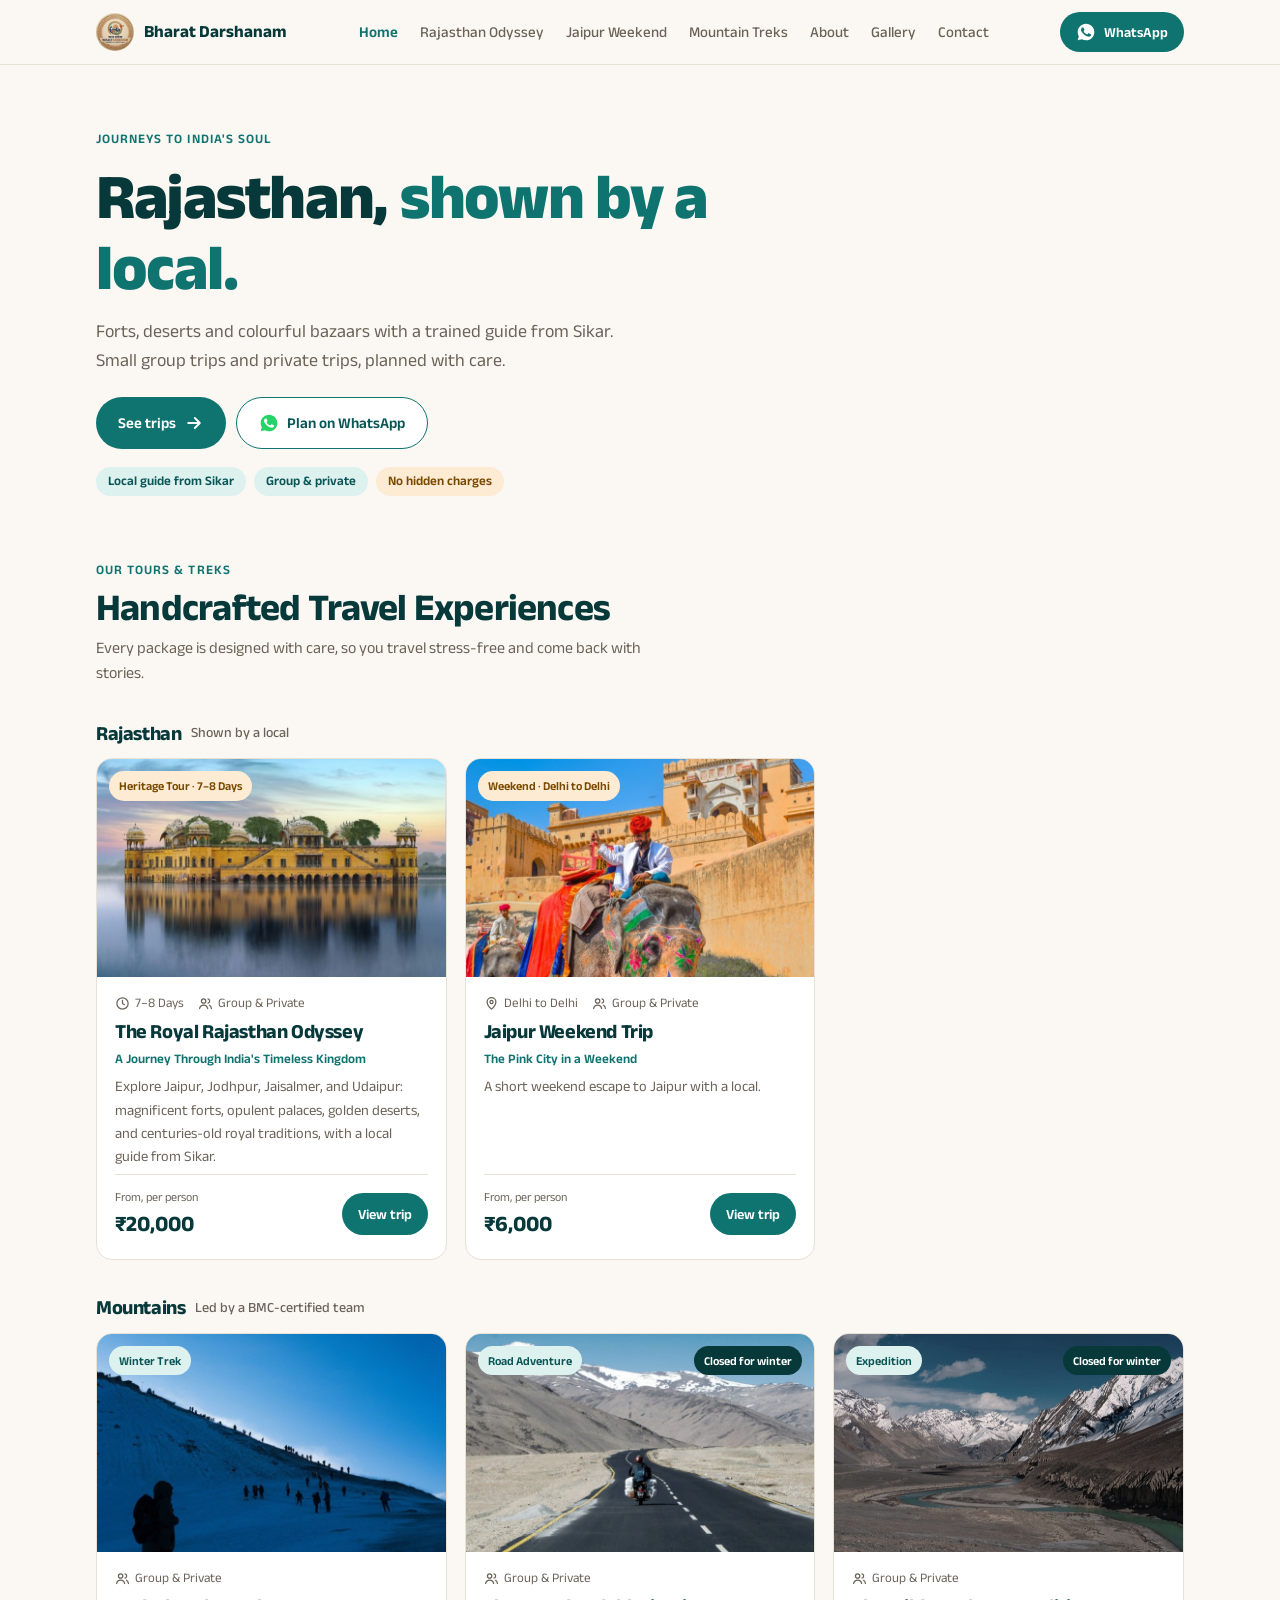
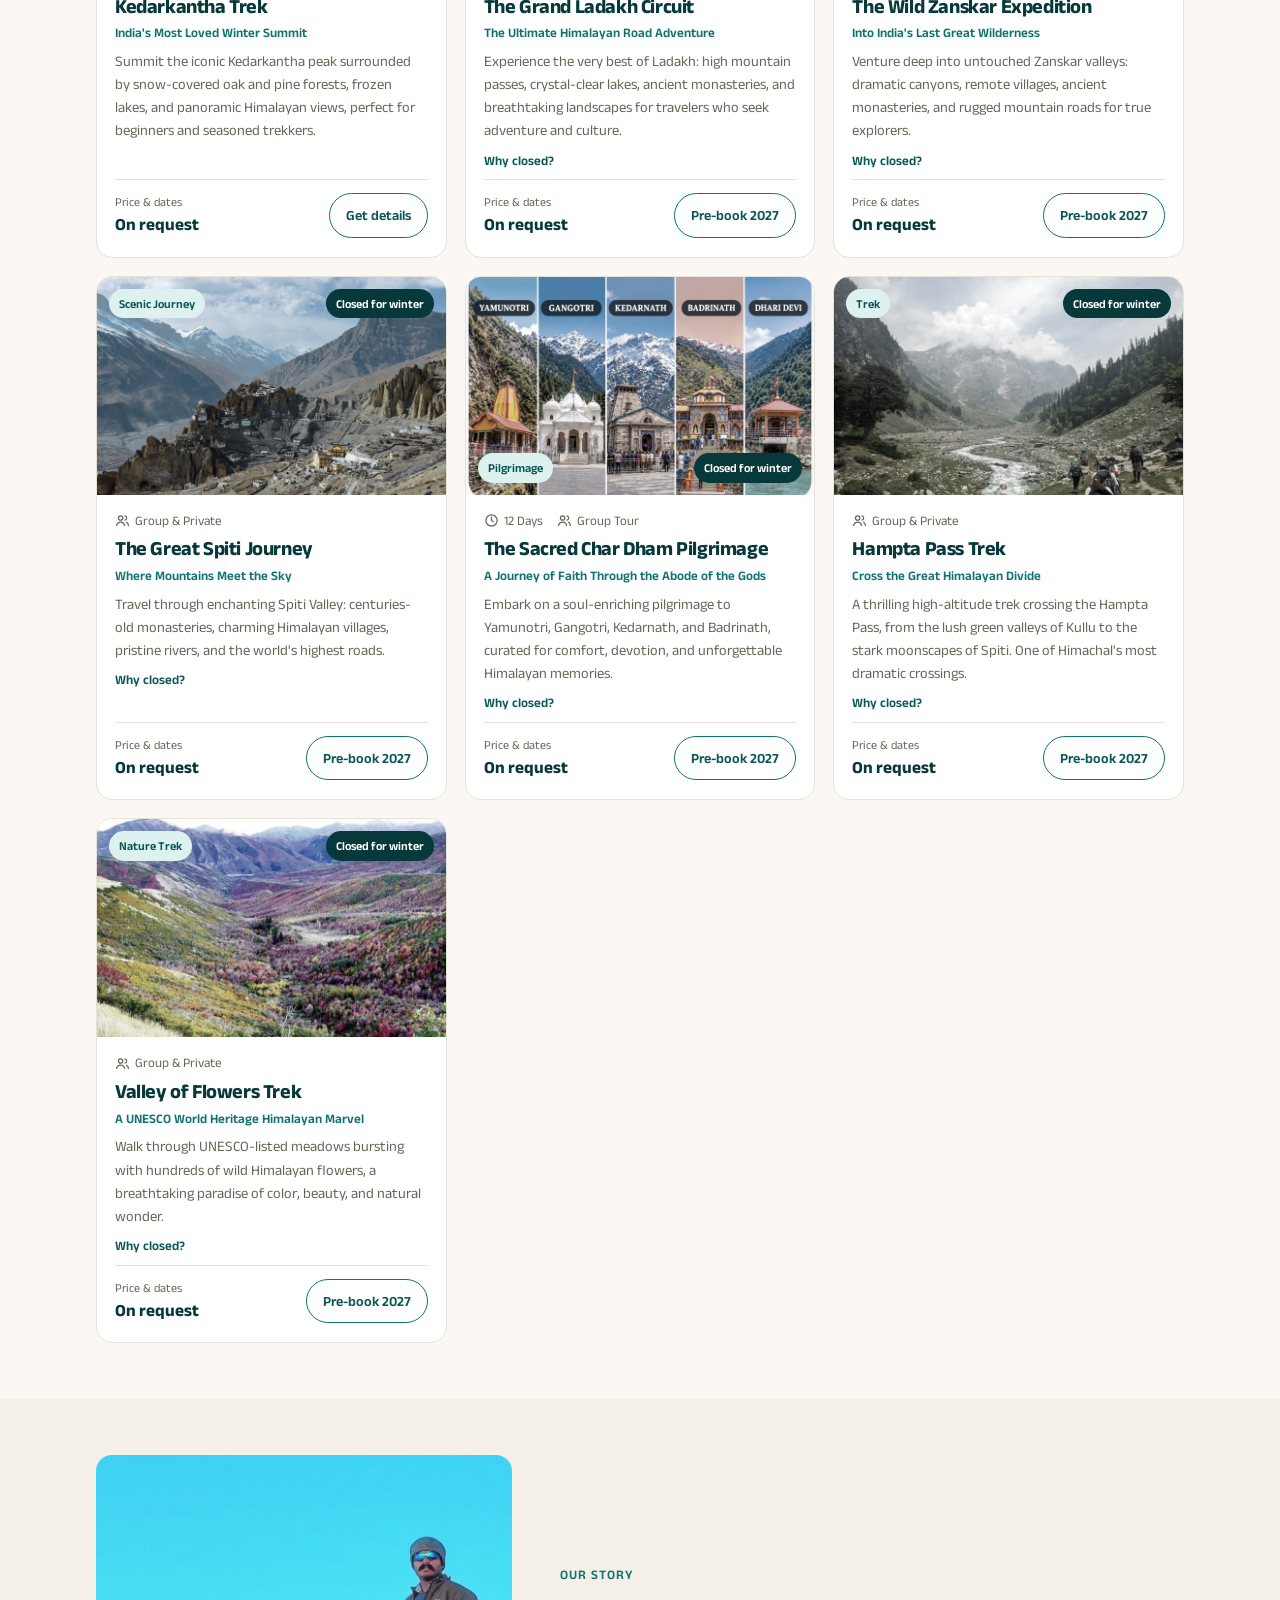
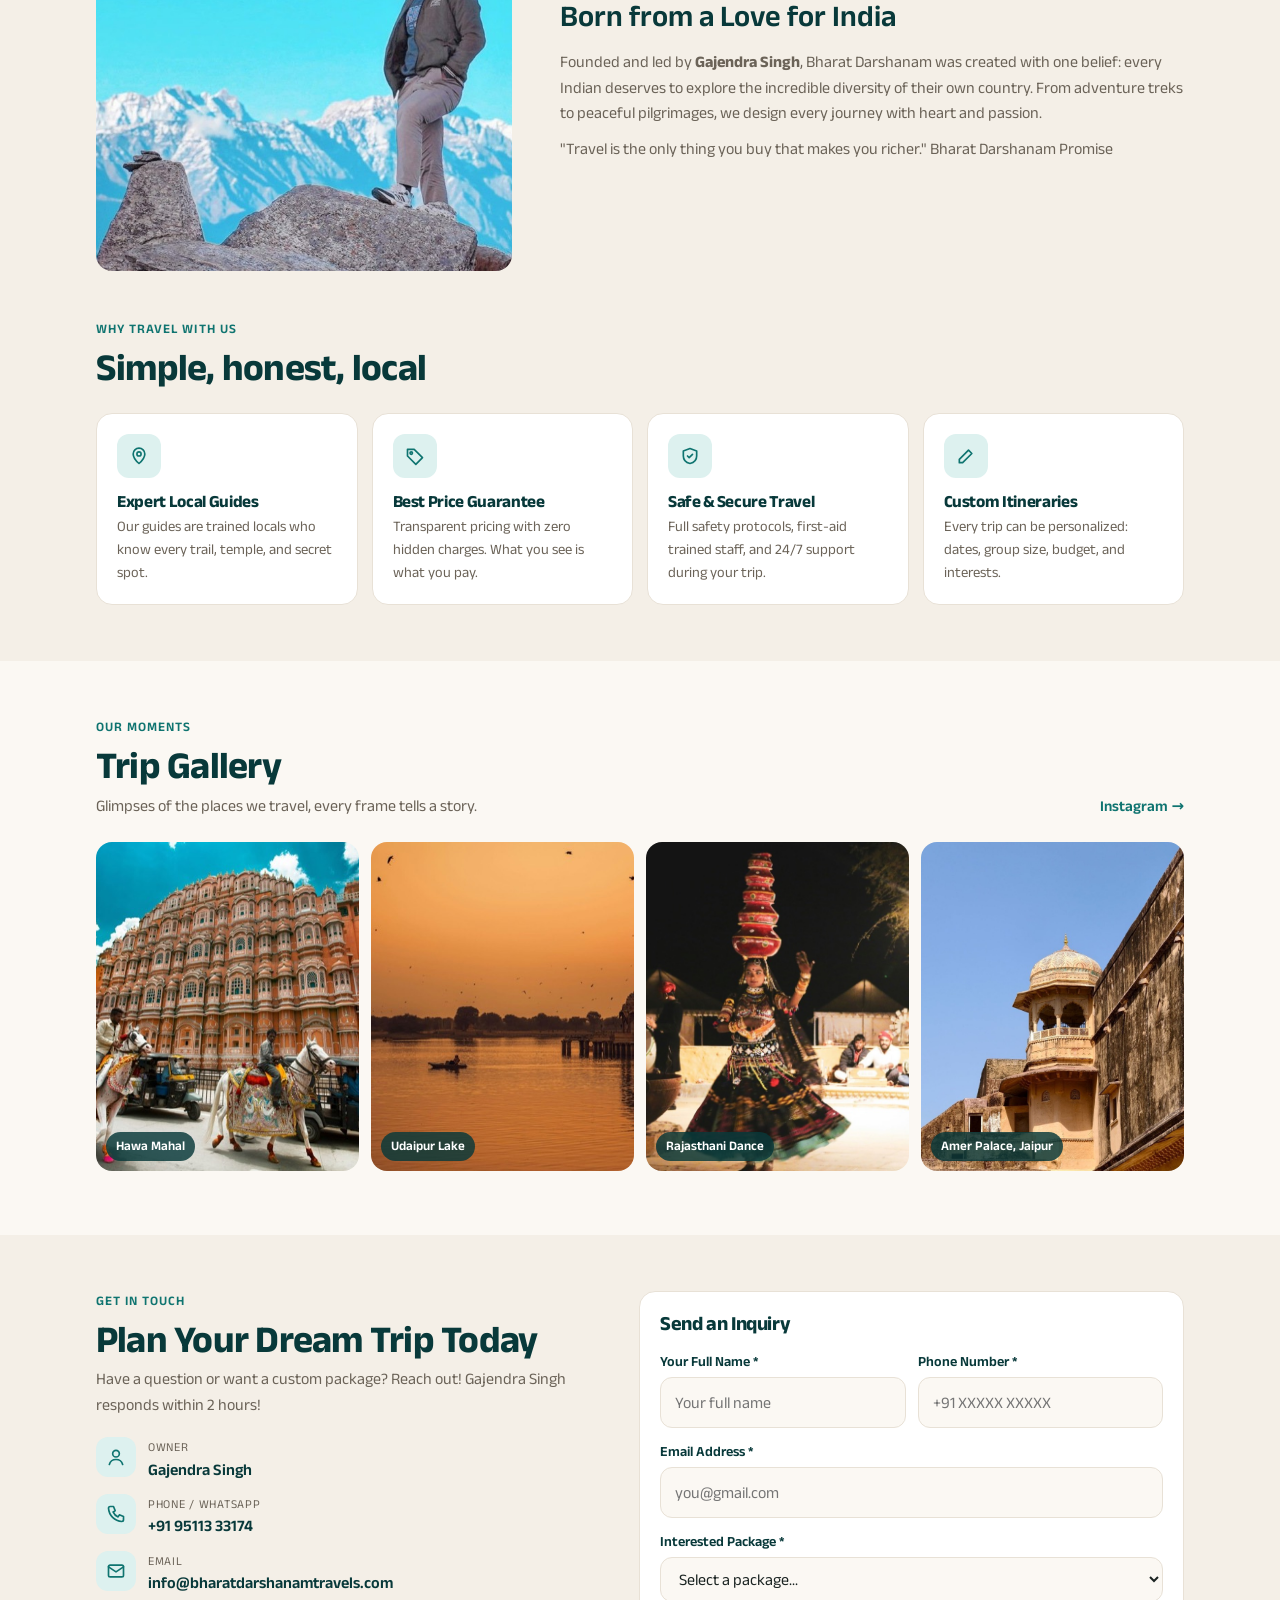
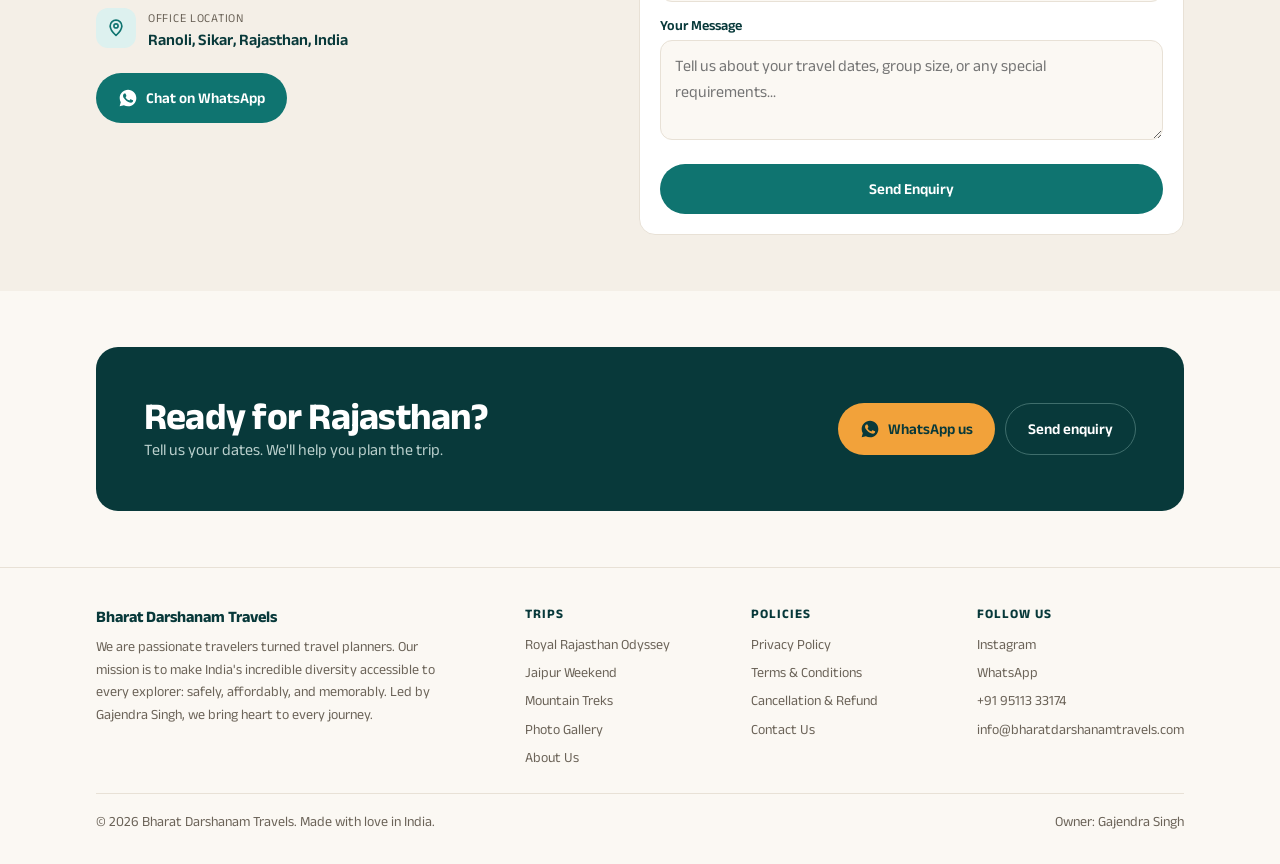
<file: index.html>
<!DOCTYPE html>
<html lang="en">
<head>
  <meta charset="UTF-8">
  <meta name="viewport" content="width=device-width, initial-scale=1.0">

  <!-- ── SEO Meta Tags ── -->
  <title>Rajasthan Trips with a Local Guide | Bharat Darshanam Travels</title>
  <meta name="description" content="Rajasthan group and private trips with a trained local guide from Sikar. 7–8 day trip from ₹20,000, Jaipur weekend from ₹6,000. Himalayan treks too.">
<meta name="author"      content="Gajendra Singh, Bharat Darshanam Travels">

  <meta name="google-site-verification" content="OzNCuMQgrmfzlQvsHcvTXHWzAEWQ9d1QbbpQcQWQjsA" />

  <meta name="robots" content="index, follow">
<meta name="geo.region" content="IN-RJ">
<meta name="geo.placename" content="Sikar, Rajasthan">
<link rel="canonical" href="https://bharatdarshanamtravels.com/">

  <!-- ── Open Graph (for WhatsApp/social preview) ── -->
  <meta property="og:title"       content="Rajasthan, shown by a local | Bharat Darshanam Travels">
  <meta property="og:description" content="Group and private Rajasthan trips with a trained local guide from Sikar. 7–8 days from ₹20,000, Jaipur weekend from ₹6,000.">
  <meta property="og:type"        content="website">
  <meta property="og:url"         content="https://bharatdarshanamtravels.com/">
<meta property="og:image"         content="https://bharatdarshanamtravels.com/images/og-image.jpg">
<meta property="og:image:width"  content="1200">
<meta property="og:image:height" content="630">
<meta property="og:site_name"   content="Bharat Darshanam Travels">
<meta property="og:locale"      content="en_IN">

  <!-- ── Favicons ── -->
  <link rel="icon" href="favicon.ico" sizes="any">
  <link rel="icon" type="image/png" sizes="32x32" href="favicon-32x32.png">
  <link rel="apple-touch-icon" href="apple-touch-icon.png">
  <link rel="manifest" href="site.webmanifest">

  <!-- ── Font and stylesheet ── -->
  <link rel="preconnect" href="https://fonts.googleapis.com">
  <link rel="preconnect" href="https://fonts.gstatic.com" crossorigin>
  <link href="https://fonts.googleapis.com/css2?family=Anek+Latin:wght@400;500;600;700;800&display=swap" rel="stylesheet">
  <link rel="stylesheet" href="css/site.css">
</head>
<body>

<svg width="0" height="0" style="position:absolute" aria-hidden="true">
  <symbol id="i-clock" viewBox="0 0 24 24" fill="none" stroke="currentColor" stroke-width="2" stroke-linecap="round"><circle cx="12" cy="12" r="9"/><path d="M12 7v5l3 2"/></symbol>
  <symbol id="i-users" viewBox="0 0 24 24" fill="none" stroke="currentColor" stroke-width="2" stroke-linecap="round"><circle cx="9" cy="8" r="3.5"/><path d="M2.5 20c.8-3.5 3.4-5.5 6.5-5.5s5.7 2 6.5 5.5"/><path d="M16 4.6a3.5 3.5 0 0 1 0 6.8M18.5 14.8c1.6.8 2.6 2.6 3 5.2"/></symbol>
  <symbol id="i-arrow" viewBox="0 0 24 24" fill="none" stroke="currentColor" stroke-width="2.2" stroke-linecap="round" stroke-linejoin="round"><path d="M5 12h14M13 6l6 6-6 6"/></symbol>
  <symbol id="i-map" viewBox="0 0 24 24" fill="none" stroke="currentColor" stroke-width="2" stroke-linecap="round" stroke-linejoin="round"><path d="M12 21s-7-6.2-7-11.5A7 7 0 0 1 19 9.5C19 14.8 12 21 12 21Z"/><circle cx="12" cy="9.5" r="2.5"/></symbol>
  <symbol id="i-tag" viewBox="0 0 24 24" fill="none" stroke="currentColor" stroke-width="2" stroke-linecap="round" stroke-linejoin="round"><path d="M3 12V4h8l10 10-8 8L3 12Z"/><circle cx="7.5" cy="8.5" r="1.5"/></symbol>
  <symbol id="i-shield" viewBox="0 0 24 24" fill="none" stroke="currentColor" stroke-width="2" stroke-linecap="round" stroke-linejoin="round"><path d="M12 3 4 6v6c0 5 3.5 8 8 9 4.5-1 8-4 8-9V6l-8-3Z"/><path d="m9 12 2 2 4-4"/></symbol>
  <symbol id="i-edit" viewBox="0 0 24 24" fill="none" stroke="currentColor" stroke-width="2" stroke-linecap="round" stroke-linejoin="round"><path d="M4 20h4L19 9l-4-4L4 16v4Z"/></symbol>
  <symbol id="i-user" viewBox="0 0 24 24" fill="none" stroke="currentColor" stroke-width="2" stroke-linecap="round"><circle cx="12" cy="8" r="4"/><path d="M4 21c1-4 4.2-6 8-6s7 2 8 6"/></symbol>
  <symbol id="i-phone" viewBox="0 0 24 24" fill="none" stroke="currentColor" stroke-width="2" stroke-linecap="round" stroke-linejoin="round"><path d="M5 3h4l2 5-2.5 1.5a11 11 0 0 0 6 6L16 13l5 2v4a2 2 0 0 1-2 2A17 17 0 0 1 3 5a2 2 0 0 1 2-2Z"/></symbol>
  <symbol id="i-mail" viewBox="0 0 24 24" fill="none" stroke="currentColor" stroke-width="2" stroke-linecap="round" stroke-linejoin="round"><rect x="3" y="5" width="18" height="14" rx="2"/><path d="m3 7 9 6 9-6"/></symbol>
  <symbol id="i-wa" viewBox="0 0 24 24" fill="currentColor"><path d="M12.04 2C6.5 2 2 6.5 2 12.04c0 1.77.46 3.5 1.34 5.02L2 22l5.06-1.33a10 10 0 0 0 4.98 1.32h.01C17.58 21.99 22 17.5 22 11.96 22 6.46 17.58 2 12.04 2Zm5.84 14.2c-.25.7-1.43 1.33-2 1.42-.51.08-1.15.11-1.86-.12-.43-.13-.98-.32-1.69-.62-2.98-1.29-4.92-4.29-5.07-4.49-.15-.2-1.21-1.61-1.21-3.07 0-1.46.77-2.18 1.04-2.48.27-.3.6-.37.79-.37h.57c.18 0 .43-.07.67.51.25.6.84 2.06.91 2.2.08.15.12.32.03.52-.1.2-.15.32-.3.5-.15.17-.31.39-.45.52-.15.15-.3.31-.13.6.17.3.77 1.27 1.65 2.06 1.14 1.01 2.1 1.33 2.4 1.48.3.15.47.12.64-.07.18-.2.75-.87.95-1.17.2-.3.4-.25.67-.15.27.1 1.73.82 2.03.97.3.15.5.22.57.35.07.12.07.72-.18 1.42Z"/></symbol>
</svg>

<header class="nav">
  <div class="wrap">
    <a class="logo" href="./"><img src="images/logo-96.png" alt="" width="38" height="38">Bharat Darshanam</a>
    <nav class="nav-links" aria-label="Main">
      <a href="./" class="on" aria-current="page" data-nav="home">Home</a>
      <a href="rajasthan-trip.html" data-nav="rajasthan">Rajasthan Odyssey</a>
      <a href="jaipur-weekend-trip.html" data-nav="jaipur">Jaipur Weekend</a>
      <a href="./#mountains">Mountain Treks</a>
      <a href="./#about">About</a>
      <a href="./#gallery">Gallery</a>
      <a href="contact.html" data-nav="contact">Contact</a>
    </nav>
    <div class="nav-right">
      <a class="btn btn-accent btn-sm" href="https://wa.me/919511333174" target="_blank" rel="noopener"><svg class="ico"><use href="#i-wa"/></svg><span class="wa-txt">WhatsApp</span></a>
      <button class="menu-btn" id="menuBtn" type="button" aria-label="Open menu" aria-expanded="false" aria-controls="menu">
        <svg class="ico" viewBox="0 0 24 24" fill="none" stroke="currentColor" stroke-width="2.2" stroke-linecap="round"><path d="M4 7h16M4 12h16M4 17h16"/></svg>
      </button>
    </div>
  </div>
  <nav class="menu" id="menu" aria-label="Menu" hidden>
    <a href="./">Home</a>
    <div class="menu-label">Trips</div>
    <a href="rajasthan-trip.html">Royal Rajasthan Odyssey <small>7–8 days · from ₹20,000</small></a>
    <a href="jaipur-weekend-trip.html">Jaipur Weekend <small>Delhi to Delhi · from ₹6,000</small></a>
    <a href="./#mountains">Mountain Treks <small>BMC-certified team</small></a>
    <div class="menu-label">More</div>
    <a href="./#about">About us</a>
    <a href="./#gallery">Gallery</a>
    <a href="contact.html">Contact</a>
    <div class="menu-foot"><a href="privacy-policy.html">Privacy</a><a href="terms.html">Terms</a><a href="cancellation-refund.html">Cancellation &amp; Refund</a></div>
  </nav>
</header>

<main>
<section class="hero">
  <div class="wrap hero-grid">
    <div>
      <div class="eyebrow">Journeys to India's Soul</div>
      <h1>Rajasthan, <em>shown by a local.</em></h1>
      <p class="lead">Forts, deserts and colourful bazaars with a trained guide from Sikar. Small group trips and private trips, planned with care.</p>
      <div class="hero-cta">
        <a class="btn btn-accent" href="#trips">See trips <svg class="ico"><use href="#i-arrow"/></svg></a>
        <a class="btn btn-ghost" href="https://wa.me/919511333174?text=Hello%20Gajendra!%20I'd%20like%20to%20plan%20a%20trip%20with%20Bharat%20Darshanam." target="_blank" rel="noopener"><svg class="ico" style="color:#25D366"><use href="#i-wa"/></svg>Plan on WhatsApp</a>
      </div>
      <ul class="chips">
        <li>Local guide from Sikar</li>
        <li>Group &amp; private</li>
        <li>No hidden charges</li>
      </ul>
    </div>
  </div>
</section>

<section id="trips">
  <div class="wrap">
    <div class="sec-head">
      <div>
        <div class="eyebrow">Our Tours &amp; Treks</div>
        <h2>Handcrafted Travel Experiences</h2>
        <p class="sec-sub">Every package is designed with care, so you travel stress-free and come back with stories.</p>
      </div>
    </div>

    <h3 class="group-title" id="rajasthan">Rajasthan <small>Shown by a local</small></h3>
    <div class="trips">
      <article class="trip" data-trip="The Royal Rajasthan Odyssey (7–8 Days)">
        <a class="trip-img" href="rajasthan-trip.html"><img src="images/rajasthan.jpg" srcset="images/opt/rajasthan-720.jpg 720w, images/rajasthan.jpg 1000w" sizes="(min-width: 1120px) 360px, (min-width: 980px) 31vw, (min-width: 640px) 46vw, calc(100vw - 32px)" alt="Rajasthan" width="1000" height="667" loading="lazy"><span class="badge">Heritage Tour · 7–8 Days</span></a>
        <div class="trip-body">
          <div class="trip-meta"><span><svg><use href="#i-clock"/></svg>7–8 Days</span><span><svg><use href="#i-users"/></svg>Group &amp; Private</span></div>
          <h3><a href="rajasthan-trip.html">The Royal Rajasthan Odyssey</a></h3>
          <div class="trip-tag">A Journey Through India's Timeless Kingdom</div>
          <p>Explore Jaipur, Jodhpur, Jaisalmer, and Udaipur: magnificent forts, opulent palaces, golden deserts, and centuries-old royal traditions, with a local guide from Sikar.</p>
          <div class="trip-foot"><div class="price"><small>From, per person</small><b>₹20,000</b></div><a class="btn btn-accent" href="rajasthan-trip.html">View trip</a></div>
        </div>
      </article>
      <article class="trip" data-trip="Jaipur Weekend Trip (Delhi to Delhi)">
        <a class="trip-img" href="jaipur-weekend-trip.html"><img src="images/gallery4.jpg" srcset="images/opt/gallery4-720.jpg 720w, images/gallery4.jpg 1100w" sizes="(min-width: 1120px) 360px, (min-width: 980px) 31vw, (min-width: 640px) 46vw, calc(100vw - 32px)" alt="Amer Fort, Jaipur" width="1100" height="733" loading="lazy"><span class="badge">Weekend · Delhi to Delhi</span></a>
        <div class="trip-body">
          <div class="trip-meta"><span><svg><use href="#i-map"/></svg>Delhi to Delhi</span><span><svg><use href="#i-users"/></svg>Group &amp; Private</span></div>
          <h3><a href="jaipur-weekend-trip.html">Jaipur Weekend Trip</a></h3>
          <div class="trip-tag">The Pink City in a Weekend</div>
          <p>A short weekend escape to Jaipur with a local.</p>
          <div class="trip-foot"><div class="price"><small>From, per person</small><b>₹6,000</b></div><a class="btn btn-accent" href="jaipur-weekend-trip.html">View trip</a></div>
        </div>
      </article>
    </div>

    <h3 class="group-title" id="mountains">Mountains <small>Led by a BMC-certified team</small></h3>
    <div class="trips">
      <article class="trip" data-trip="Kedarkantha Trek">
        <div class="trip-img"><img src="images/kedarkantha.jpg" srcset="images/opt/kedarkantha-720.jpg 720w, images/kedarkantha.jpg 1000w" sizes="(min-width: 1120px) 360px, (min-width: 980px) 31vw, (min-width: 640px) 46vw, calc(100vw - 32px)" alt="Kedarkantha" width="1000" height="667" loading="lazy"><span class="badge cool">Winter Trek</span></div>
        <div class="trip-body">
          <div class="trip-meta"><span><svg><use href="#i-users"/></svg>Group &amp; Private</span></div>
          <h3>Kedarkantha Trek</h3>
          <div class="trip-tag">India's Most Loved Winter Summit</div>
          <p>Summit the iconic Kedarkantha peak surrounded by snow-covered oak and pine forests, frozen lakes, and panoramic Himalayan views, perfect for beginners and seasoned trekkers.</p>
          <div class="trip-foot"><div class="price"><small>Price &amp; dates</small><b class="sm">On request</b></div><a class="btn btn-ghost trip-wa" href="https://wa.me/919511333174">Get details</a></div>
        </div>
      </article>
      <article class="trip" data-trip="The Grand Ladakh Circuit">
        <div class="trip-img"><img src="images/himalaya.jpg" srcset="images/opt/himalaya-720.jpg 720w, images/himalaya.jpg 1000w" sizes="(min-width: 1120px) 360px, (min-width: 980px) 31vw, (min-width: 640px) 46vw, calc(100vw - 32px)" alt="Ladakh" width="1000" height="667" loading="lazy"><span class="badge cool">Road Adventure</span></div>
        <div class="trip-body">
          <div class="trip-meta"><span><svg><use href="#i-users"/></svg>Group &amp; Private</span></div>
          <h3>The Grand Ladakh Circuit</h3>
          <div class="trip-tag">The Ultimate Himalayan Road Adventure</div>
          <p>Experience the very best of Ladakh: high mountain passes, crystal-clear lakes, ancient monasteries, and breathtaking landscapes for travelers who seek adventure and culture.</p>
          <div class="trip-foot"><div class="price"><small>Price &amp; dates</small><b class="sm">On request</b></div><a class="btn btn-ghost trip-wa" href="https://wa.me/919511333174">Get details</a></div>
        </div>
      </article>
      <article class="trip" data-trip="The Wild Zanskar Expedition">
        <div class="trip-img"><img src="images/zanskar.jpg" srcset="images/opt/zanskar-720.jpg 720w, images/zanskar.jpg 1000w" sizes="(min-width: 1120px) 360px, (min-width: 980px) 31vw, (min-width: 640px) 46vw, calc(100vw - 32px)" alt="Zanskar" width="1000" height="562" loading="lazy"><span class="badge cool">Expedition</span></div>
        <div class="trip-body">
          <div class="trip-meta"><span><svg><use href="#i-users"/></svg>Group &amp; Private</span></div>
          <h3>The Wild Zanskar Expedition</h3>
          <div class="trip-tag">Into India's Last Great Wilderness</div>
          <p>Venture deep into untouched Zanskar valleys: dramatic canyons, remote villages, ancient monasteries, and rugged mountain roads for true explorers.</p>
          <div class="trip-foot"><div class="price"><small>Price &amp; dates</small><b class="sm">On request</b></div><a class="btn btn-ghost trip-wa" href="https://wa.me/919511333174">Get details</a></div>
        </div>
      </article>
      <article class="trip" data-trip="The Great Spiti Journey">
        <div class="trip-img"><img src="images/spiti.jpg" srcset="images/opt/spiti-720.jpg 720w, images/spiti.jpg 1000w" sizes="(min-width: 1120px) 360px, (min-width: 980px) 31vw, (min-width: 640px) 46vw, calc(100vw - 32px)" alt="Spiti Valley" width="1000" height="750" loading="lazy"><span class="badge cool">Scenic Journey</span></div>
        <div class="trip-body">
          <div class="trip-meta"><span><svg><use href="#i-users"/></svg>Group &amp; Private</span></div>
          <h3>The Great Spiti Journey</h3>
          <div class="trip-tag">Where Mountains Meet the Sky</div>
          <p>Travel through enchanting Spiti Valley: centuries-old monasteries, charming Himalayan villages, pristine rivers, and the world's highest roads.</p>
          <div class="trip-foot"><div class="price"><small>Price &amp; dates</small><b class="sm">On request</b></div><a class="btn btn-ghost trip-wa" href="https://wa.me/919511333174">Get details</a></div>
        </div>
      </article>
      <article class="trip" data-trip="The Sacred Char Dham Pilgrimage">
        <div class="trip-img badges-bottom"><img src="images/char-dham-yatra.jpg" srcset="images/opt/char-dham-yatra-720.jpg 720w, images/char-dham-yatra.jpg 1100w" sizes="(min-width: 1120px) 360px, (min-width: 980px) 31vw, (min-width: 640px) 46vw, calc(100vw - 32px)" alt="Yamunotri, Gangotri, Kedarnath, Badrinath and Dhari Devi temples" width="1100" height="733" loading="lazy"><span class="badge cool">Pilgrimage</span></div>
        <div class="trip-body">
          <div class="trip-meta"><span><svg><use href="#i-clock"/></svg>12 Days</span><span><svg><use href="#i-users"/></svg>Group Tour</span></div>
          <h3>The Sacred Char Dham Pilgrimage</h3>
          <div class="trip-tag">A Journey of Faith Through the Abode of the Gods</div>
          <p>Embark on a soul-enriching pilgrimage to Yamunotri, Gangotri, Kedarnath, and Badrinath, curated for comfort, devotion, and unforgettable Himalayan memories.</p>
          <div class="trip-foot"><div class="price"><small>Price &amp; dates</small><b class="sm">On request</b></div><a class="btn btn-ghost trip-wa" href="https://wa.me/919511333174">Get details</a></div>
        </div>
      </article>
      <article class="trip" data-trip="Hampta Pass Trek">
        <div class="trip-img"><img src="images/hampta.jpg" srcset="images/opt/hampta-720.jpg 720w, images/hampta.jpg 1000w" sizes="(min-width: 1120px) 360px, (min-width: 980px) 31vw, (min-width: 640px) 46vw, calc(100vw - 32px)" alt="Hampta Pass" width="1000" height="750" loading="lazy"><span class="badge cool">Trek</span></div>
        <div class="trip-body">
          <div class="trip-meta"><span><svg><use href="#i-users"/></svg>Group &amp; Private</span></div>
          <h3>Hampta Pass Trek</h3>
          <div class="trip-tag">Cross the Great Himalayan Divide</div>
          <p>A thrilling high-altitude trek crossing the Hampta Pass, from the lush green valleys of Kullu to the stark moonscapes of Spiti. One of Himachal's most dramatic crossings.</p>
          <div class="trip-foot"><div class="price"><small>Price &amp; dates</small><b class="sm">On request</b></div><a class="btn btn-ghost trip-wa" href="https://wa.me/919511333174">Get details</a></div>
        </div>
      </article>
      <article class="trip" data-trip="Valley of Flowers Trek">
        <div class="trip-img"><img src="images/valley-flowers.jpg" srcset="images/opt/valley-flowers-720.jpg 720w, images/valley-flowers.jpg 1000w" sizes="(min-width: 1120px) 360px, (min-width: 980px) 31vw, (min-width: 640px) 46vw, calc(100vw - 32px)" alt="Valley of Flowers" width="1000" height="667" loading="lazy"><span class="badge cool">Nature Trek</span></div>
        <div class="trip-body">
          <div class="trip-meta"><span><svg><use href="#i-users"/></svg>Group &amp; Private</span></div>
          <h3>Valley of Flowers Trek</h3>
          <div class="trip-tag">A UNESCO World Heritage Himalayan Marvel</div>
          <p>Walk through UNESCO-listed meadows bursting with hundreds of wild Himalayan flowers, a breathtaking paradise of color, beauty, and natural wonder.</p>
          <div class="trip-foot"><div class="price"><small>Price &amp; dates</small><b class="sm">On request</b></div><a class="btn btn-ghost trip-wa" href="https://wa.me/919511333174">Get details</a></div>
        </div>
      </article>
    </div>
  </div>
</section>

<section id="about" class="alt">
  <div class="wrap">
    <div class="founder">
      <img src="images/our-story.jpg" srcset="images/opt/our-story-720.jpg 720w, images/our-story.jpg 948w" sizes="(min-width: 1120px) 430px, (min-width: 760px) 38vw, calc(100vw - 32px)" alt="Our story" width="948" height="805" loading="lazy">
      <div>
        <div class="eyebrow">Our Story</div>
        <blockquote>Born from a Love for India</blockquote>
        <p>Founded and led by <strong>Gajendra Singh</strong>, Bharat Darshanam was created with one belief: every Indian deserves to explore the incredible diversity of their own country. From adventure treks to peaceful pilgrimages, we design every journey with heart and passion.</p>
        <p>"Travel is the only thing you buy that makes you richer." Bharat Darshanam Promise</p>
      </div>
    </div>
    <div class="sec-head" style="margin-top:48px"><div><div class="eyebrow">Why travel with us</div><h2>Simple, honest, local</h2></div></div>
    <div class="why">
      <div><span class="i"><svg class="ico"><use href="#i-map"/></svg></span><h3>Expert Local Guides</h3><p>Our guides are trained locals who know every trail, temple, and secret spot.</p></div>
      <div><span class="i"><svg class="ico"><use href="#i-tag"/></svg></span><h3>Best Price Guarantee</h3><p>Transparent pricing with zero hidden charges. What you see is what you pay.</p></div>
      <div><span class="i"><svg class="ico"><use href="#i-shield"/></svg></span><h3>Safe &amp; Secure Travel</h3><p>Full safety protocols, first-aid trained staff, and 24/7 support during your trip.</p></div>
      <div><span class="i"><svg class="ico"><use href="#i-edit"/></svg></span><h3>Custom Itineraries</h3><p>Every trip can be personalized: dates, group size, budget, and interests.</p></div>
    </div>
  </div>
</section>

<section id="gallery">
  <div class="wrap">
    <div class="sec-head">
      <div><div class="eyebrow">Our Moments</div><h2>Trip Gallery</h2><p class="sec-sub">Glimpses of the places we travel, every frame tells a story.</p></div>
      <a href="https://www.instagram.com/bharatdarshanamtravels/" target="_blank" rel="noopener">Instagram →</a>
    </div>
    <div class="strip">
      <figure><img src="images/gallery5.jpg" srcset="images/opt/gallery5-720.jpg 720w, images/gallery5.jpg 1100w" sizes="(min-width: 760px) 270px, 72vw" alt="Hawa Mahal" width="1100" height="733" loading="lazy"><figcaption>Hawa Mahal</figcaption></figure>
      <figure><img src="images/gallery8.jpg" srcset="images/opt/gallery8-720.jpg 720w, images/gallery8.jpg 1100w" sizes="(min-width: 760px) 270px, 72vw" alt="Udaipur Lake" width="1100" height="733" loading="lazy"><figcaption>Udaipur Lake</figcaption></figure>
      <figure><img src="images/gallery6.jpg" srcset="images/opt/gallery6-720.jpg 720w, images/gallery6.jpg 1100w" sizes="(min-width: 760px) 270px, 72vw" alt="Rajasthani Dance" width="1100" height="1040" loading="lazy"><figcaption>Rajasthani Dance</figcaption></figure>
      <figure><img src="images/gallery9.jpg" srcset="images/opt/gallery9-720.jpg 720w, images/gallery9.jpg 825w" sizes="(min-width: 760px) 270px, 72vw" alt="Amer Palace, Jaipur" width="825" height="1100" loading="lazy"><figcaption>Amer Palace, Jaipur</figcaption></figure>
      <figure><img src="images/gallery4.jpg" srcset="images/opt/gallery4-720.jpg 720w, images/gallery4.jpg 1100w" sizes="(min-width: 760px) 270px, 72vw" alt="Aamer Fort" width="1100" height="733" loading="lazy"><figcaption>Aamer Fort</figcaption></figure>
      <figure><img src="images/gallery2.jpg" alt="Shanti Stupa, Ladakh" width="618" height="1100" loading="lazy"><figcaption>Shanti Stupa, Ladakh</figcaption></figure>
      <figure><img src="images/gallery3.jpg" srcset="images/opt/gallery3-720.jpg 720w, images/gallery3.jpg 828w" sizes="(min-width: 760px) 270px, 72vw" alt="Ladakh Trail" width="828" height="1100" loading="lazy"><figcaption>Ladakh Trail</figcaption></figure>
      <figure><img src="images/gallery1.jpg" alt="Himalaya" width="618" height="1100" loading="lazy"><figcaption>Himalaya</figcaption></figure>
      <figure><img src="images/gallery7.jpg" alt="Himalaya" width="618" height="1100" loading="lazy"><figcaption>Himalaya</figcaption></figure>
      <figure><img src="images/gallery11.jpg" srcset="images/opt/gallery11-720.jpg 720w, images/gallery11.jpg 828w" sizes="(min-width: 760px) 270px, 72vw" alt="Himalaya hills" width="828" height="1100" loading="lazy"><figcaption>Himalaya hills</figcaption></figure>
    </div>
  </div>
</section>

<section id="testimonials" hidden>
  <div class="text-center reveal" style="margin-bottom:52px">
    <div class="section-tag">✦ Traveler Reviews ✦</div>
    <h2 class="section-title">What Our Travelers Say</h2>
    <div class="divider"></div>
  </div>

  <div class="testi-grid">

    <div class="testi-card reveal">
      <div class="testi-stars">★★★★★</div>
      <p class="testi-text">
        The Himalayan Trek was absolutely life-changing. Our guide knew every route
        perfectly and kept us safe throughout. Highly recommended for first-time trekkers!
      </p>
      <div class="testi-author">
        <div class="testi-avatar av1">A</div>
        <div>
          <div class="testi-name">Arjun Mehta</div>
          <div class="testi-loc">📍Rajasthan</div>
        </div>
      </div>
    </div>

    <div class="testi-card reveal">
      <div class="testi-stars">★★★★★</div>
      <p class="testi-text">
        Booked the Rajasthan Heritage Tour for my family and it was flawless. Hotels,
        transport, food, everything was perfectly arranged. Will definitely travel again!
      </p>
      <div class="testi-author">
        <div class="testi-avatar av2">P</div>
        <div>
          <div class="testi-name">Priya Sharma</div>
          <div class="testi-loc">📍Mumbai</div>
        </div>
      </div>
    </div>

    <div class="testi-card reveal">
      <div class="testi-stars">★★★★★</div>
      <p class="testi-text">
        Did the Char Dham Yatra with a group of 10 seniors. The team handled every
        challenge smoothly. As a pilgrimage, it was deeply fulfilling. Made it effortless!
      </p>
      <div class="testi-author">
        <div class="testi-avatar av3">S</div>
        <div>
          <div class="testi-name">Suresh Patel</div>
          <div class="testi-loc">📍Delhi</div>
        </div>
      </div>
    </div>

  </div>
</section>

<section id="contact" class="alt">
  <div class="wrap contact-grid">
    <div>
      <div class="eyebrow">Get In Touch</div>
      <h2 style="font-size:clamp(26px,5vw,38px);margin-top:6px">Plan Your Dream Trip Today</h2>
      <p class="sec-sub">Have a question or want a custom package? Reach out! Gajendra Singh responds within 2 hours!</p>
      <ul class="contact-list">
        <li><span class="i"><svg class="ico"><use href="#i-user"/></svg></span><div><small>Owner</small><b>Gajendra Singh</b></div></li>
        <li><span class="i"><svg class="ico"><use href="#i-phone"/></svg></span><div><small>Phone / WhatsApp</small><b><a href="tel:+919511333174">+91 95113 33174</a></b></div></li>
        <li><span class="i"><svg class="ico"><use href="#i-mail"/></svg></span><div><small>Email</small><b><a href="mailto:info@bharatdarshanamtravels.com">info@bharatdarshanamtravels.com</a></b></div></li>
        <li><span class="i"><svg class="ico"><use href="#i-map"/></svg></span><div><small>Office Location</small><b>Ranoli, Sikar, Rajasthan, India</b></div></li>
      </ul>
      <a class="btn btn-accent" href="https://wa.me/919511333174?text=Hello%20Gajendra!%20I'd%20like%20to%20plan%20a%20trip%20with%20Bharat%20Darshanam." target="_blank" rel="noopener"><svg class="ico"><use href="#i-wa"/></svg>Chat on WhatsApp</a>
    </div>
    <div class="form-card" id="enquire">
      <h3>Send an Inquiry</h3>
      <form id="contactForm" data-enquiry novalidate>
        <input type="checkbox" name="botcheck" class="hp-field" tabindex="-1" autocomplete="off" aria-hidden="true">
        <div class="form-row">
          <div class="field">
            <label for="fname">Your Full Name *</label>
            <input type="text" id="fname" name="name" placeholder="Your full name" autocomplete="name" required>
          </div>
          <div class="field">
            <label for="fphone">Phone Number *</label>
            <input type="tel" id="fphone" name="phone" placeholder="+91 XXXXX XXXXX" autocomplete="tel" required>
          </div>
        </div>
        <div class="field">
          <label for="femail">Email Address *</label>
          <input type="email" id="femail" name="email" placeholder="you@gmail.com" autocomplete="email" required>
        </div>
        <div class="field">
          <label for="fpkg">Interested Package *</label>
          <select id="fpkg" name="trip" required>
            <option value="">Select a package...</option>
            <option>The Royal Rajasthan Odyssey (7–8 Days)</option>
            <option>Jaipur Weekend Trip (Delhi to Delhi)</option>
            <option>Kedarkantha Trek</option>
            <option>The Grand Ladakh Circuit</option>
            <option>The Wild Zanskar Expedition</option>
            <option>The Great Spiti Journey</option>
            <option>The Sacred Char Dham Pilgrimage</option>
            <option>Hampta Pass Trek</option>
            <option>Valley of Flowers Trek</option>
            <option>Custom Package</option>
          </select>
        </div>
        <div class="field">
          <label for="fmessage">Your Message</label>
          <textarea id="fmessage" name="message" placeholder="Tell us about your travel dates, group size, or any special requirements..."></textarea>
        </div>
        <button type="submit" class="btn btn-accent">Send Enquiry</button>
      </form>
    </div>
  </div>
</section>

<section style="padding-top:56px">
  <div class="wrap">
    <div class="cta">
      <div><h2>Ready for Rajasthan?</h2><p>Tell us your dates. We'll help you plan the trip.</p></div>
      <div class="row">
        <a class="btn btn-accent" href="https://wa.me/919511333174" target="_blank" rel="noopener"><svg class="ico"><use href="#i-wa"/></svg>WhatsApp us</a>
        <a class="btn btn-ghost" href="#enquire">Send enquiry</a>
      </div>
    </div>
  </div>
</section>
</main>

<footer class="site-foot">
  <div class="wrap">
    <div class="foot-grid">
      <div class="foot-brand">
        <b>Bharat Darshanam Travels</b>
        <p>We are passionate travelers turned travel planners. Our mission is to make India's incredible diversity accessible to every explorer: safely, affordably, and memorably. Led by Gajendra Singh, we bring heart to every journey.</p>
      </div>
      <div>
        <h4>Trips</h4>
        <ul>
          <li><a href="rajasthan-trip.html">Royal Rajasthan Odyssey</a></li>
          <li><a href="jaipur-weekend-trip.html">Jaipur Weekend</a></li>
          <li><a href="./#mountains">Mountain Treks</a></li>
          <li><a href="./#gallery">Photo Gallery</a></li>
          <li><a href="./#about">About Us</a></li>
        </ul>
      </div>
      <div>
        <h4>Policies</h4>
        <ul>
          <li><a href="privacy-policy.html">Privacy Policy</a></li>
          <li><a href="terms.html">Terms &amp; Conditions</a></li>
          <li><a href="cancellation-refund.html">Cancellation &amp; Refund</a></li>
          <li><a href="contact.html">Contact Us</a></li>
        </ul>
      </div>
      <div>
        <h4>Follow Us</h4>
        <ul>
          <li><a href="https://www.instagram.com/bharatdarshanamtravels/" target="_blank" rel="noopener">Instagram</a></li>
          <li><a href="https://wa.me/919511333174" target="_blank" rel="noopener">WhatsApp</a></li>
          <li><a href="tel:+919511333174">+91 95113 33174</a></li>
          <li><a href="mailto:info@bharatdarshanamtravels.com">info@bharatdarshanamtravels.com</a></li>
        </ul>
      </div>
    </div>
    <div class="foot-bottom">
      <span>© 2026 Bharat Darshanam Travels. Made with love in India.</span>
      <span>Owner: Gajendra Singh</span>
    </div>
  </div>
</footer>

<script src="js/site.js"></script>
<script src="js/enquiry.js"></script>

<script type="application/ld+json">
{
  "@context": "https://schema.org",
  "@type": "TravelAgency",
  "name": "Bharat Darshanam Travels",
  "description": "Rajasthan group and private trips with a trained local guide from Sikar, plus Himalayan treks led by a BMC-certified team.",
  "image": "https://bharatdarshanamtravels.com/images/og-image.jpg",
  "founder": { "@type": "Person", "name": "Gajendra Singh" },
  "areaServed": ["Rajasthan", "Uttarakhand", "Himachal Pradesh", "Ladakh"],
  "url": "https://bharatdarshanamtravels.com/",
  "logo": "https://bharatdarshanamtravels.com/images/logo.png",
  "telephone": "+919511333174",
  "email": "info@bharatdarshanamtravels.com",
  "address": {
    "@type": "PostalAddress",
    "addressLocality": "Sikar",
    "addressRegion": "Rajasthan",
    "addressCountry": "IN"
  },
  "sameAs": [
    "https://www.instagram.com/bharatdarshanamtravels/"
  ],
  "priceRange": "₹₹",
  "openingHours": "Mo-Su 09:00-20:00"
}
</script>
</body>
</html>
</file>
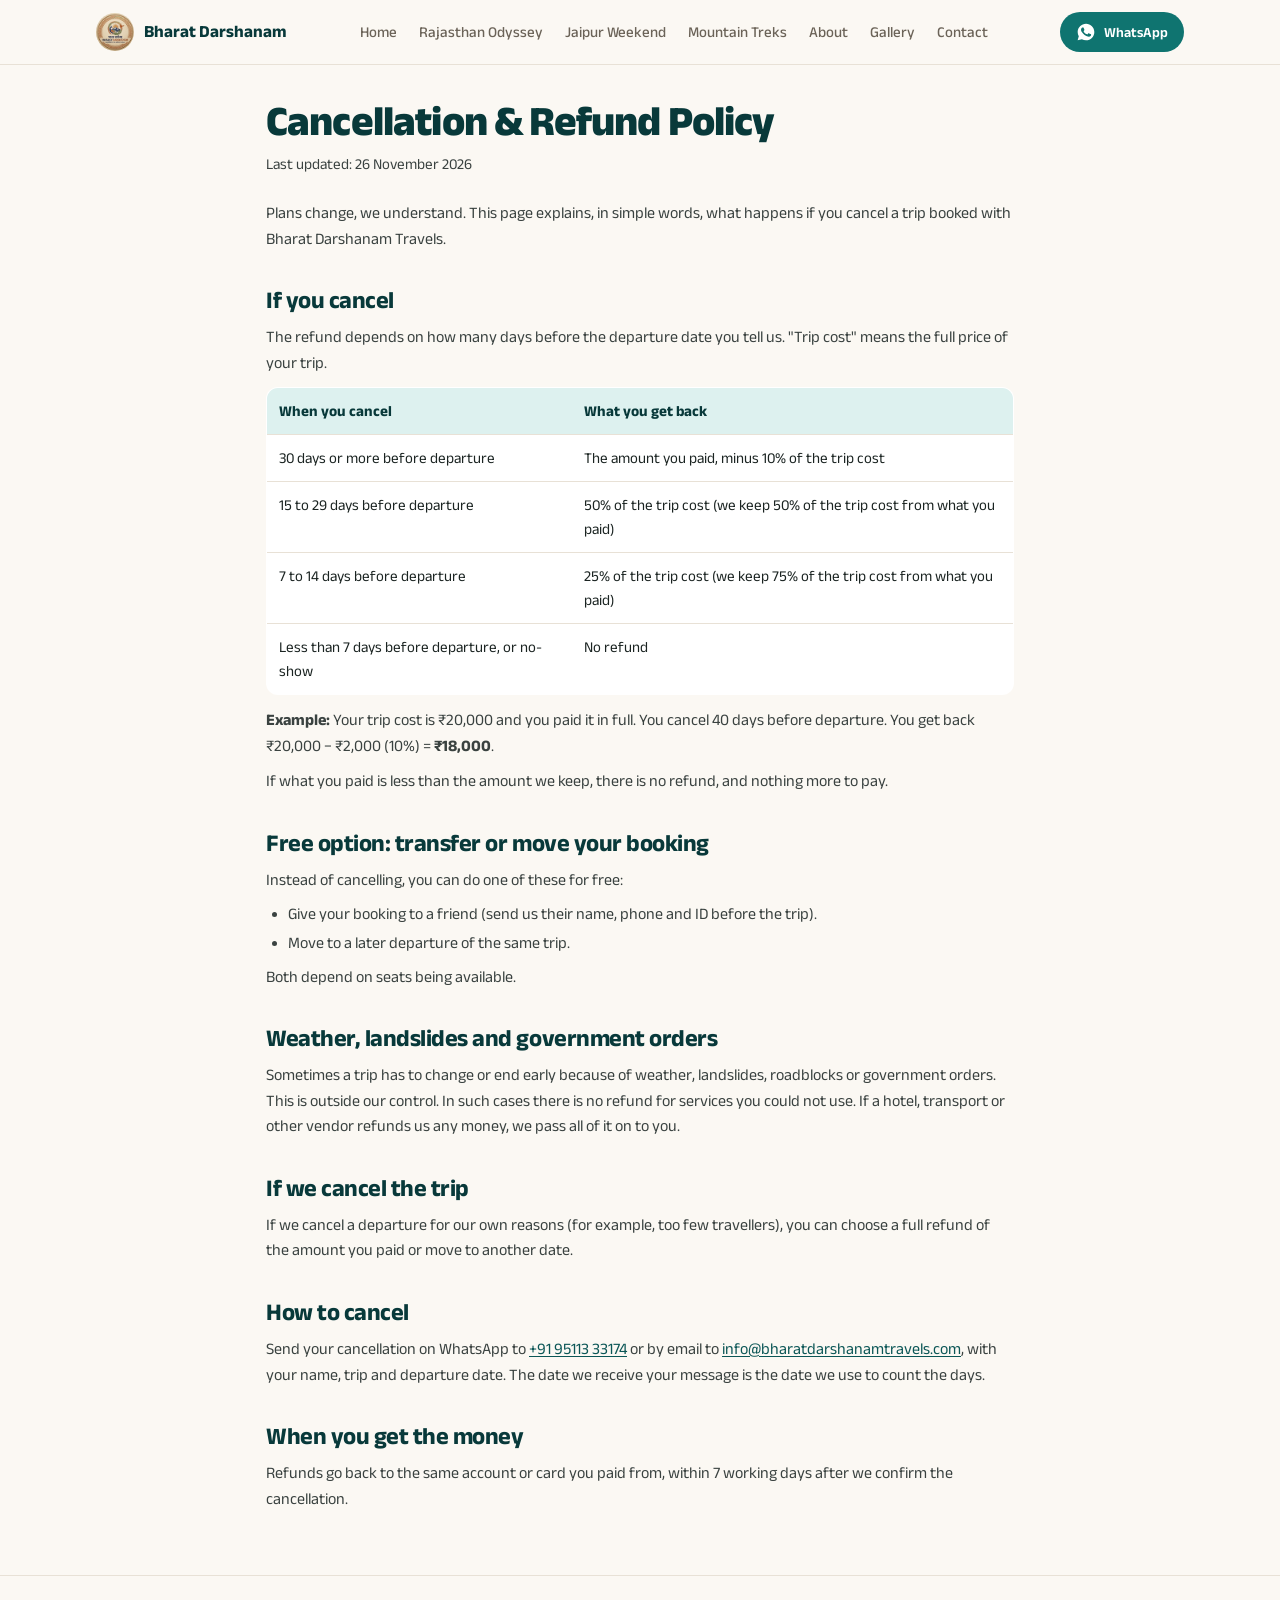
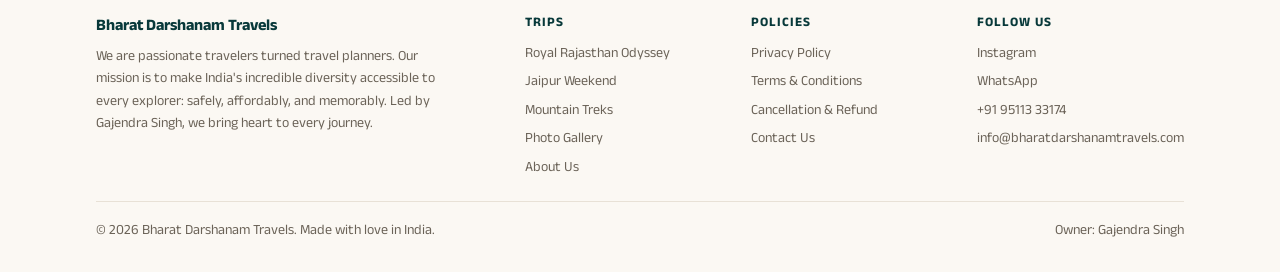
<file: cancellation-refund.html>
<!DOCTYPE html>
<html lang="en">
<head>
  <meta charset="UTF-8">
  <meta name="viewport" content="width=device-width, initial-scale=1.0">
  <title>Cancellation & Refund Policy | Bharat Darshanam Travels</title>
  <meta name="description" content="How cancellations, refunds, booking transfers and date changes work for trips with Bharat Darshanam Travels.">
  <link rel="canonical" href="https://bharatdarshanamtravels.com/cancellation-refund.html">
  <meta property="og:title" content="Cancellation & Refund Policy | Bharat Darshanam Travels">
  <meta property="og:description" content="How cancellations, refunds, booking transfers and date changes work for trips with Bharat Darshanam Travels.">
  <meta property="og:type" content="website">
  <meta property="og:url" content="https://bharatdarshanamtravels.com/cancellation-refund.html">
  <meta property="og:image" content="https://bharatdarshanamtravels.com/images/og-image.jpg">
  <meta property="og:site_name" content="Bharat Darshanam Travels">
  <meta property="og:locale" content="en_IN">
  <link rel="icon" href="favicon.ico" sizes="any">
  <link rel="icon" type="image/png" sizes="32x32" href="favicon-32x32.png">
  <link rel="apple-touch-icon" href="apple-touch-icon.png">
  <link rel="preconnect" href="https://fonts.googleapis.com">
  <link rel="preconnect" href="https://fonts.gstatic.com" crossorigin>
  <link href="https://fonts.googleapis.com/css2?family=Anek+Latin:wght@400;500;600;700;800&display=swap" rel="stylesheet">
  <link rel="stylesheet" href="css/site.css">
</head>
<body>
<svg width="0" height="0" style="position:absolute" aria-hidden="true">
  <symbol id="i-clock" viewBox="0 0 24 24" fill="none" stroke="currentColor" stroke-width="2" stroke-linecap="round"><circle cx="12" cy="12" r="9"/><path d="M12 7v5l3 2"/></symbol>
  <symbol id="i-users" viewBox="0 0 24 24" fill="none" stroke="currentColor" stroke-width="2" stroke-linecap="round"><circle cx="9" cy="8" r="3.5"/><path d="M2.5 20c.8-3.5 3.4-5.5 6.5-5.5s5.7 2 6.5 5.5"/><path d="M16 4.6a3.5 3.5 0 0 1 0 6.8M18.5 14.8c1.6.8 2.6 2.6 3 5.2"/></symbol>
  <symbol id="i-arrow" viewBox="0 0 24 24" fill="none" stroke="currentColor" stroke-width="2.2" stroke-linecap="round" stroke-linejoin="round"><path d="M5 12h14M13 6l6 6-6 6"/></symbol>
  <symbol id="i-map" viewBox="0 0 24 24" fill="none" stroke="currentColor" stroke-width="2" stroke-linecap="round" stroke-linejoin="round"><path d="M12 21s-7-6.2-7-11.5A7 7 0 0 1 19 9.5C19 14.8 12 21 12 21Z"/><circle cx="12" cy="9.5" r="2.5"/></symbol>
  <symbol id="i-tag" viewBox="0 0 24 24" fill="none" stroke="currentColor" stroke-width="2" stroke-linecap="round" stroke-linejoin="round"><path d="M3 12V4h8l10 10-8 8L3 12Z"/><circle cx="7.5" cy="8.5" r="1.5"/></symbol>
  <symbol id="i-shield" viewBox="0 0 24 24" fill="none" stroke="currentColor" stroke-width="2" stroke-linecap="round" stroke-linejoin="round"><path d="M12 3 4 6v6c0 5 3.5 8 8 9 4.5-1 8-4 8-9V6l-8-3Z"/><path d="m9 12 2 2 4-4"/></symbol>
  <symbol id="i-edit" viewBox="0 0 24 24" fill="none" stroke="currentColor" stroke-width="2" stroke-linecap="round" stroke-linejoin="round"><path d="M4 20h4L19 9l-4-4L4 16v4Z"/></symbol>
  <symbol id="i-user" viewBox="0 0 24 24" fill="none" stroke="currentColor" stroke-width="2" stroke-linecap="round"><circle cx="12" cy="8" r="4"/><path d="M4 21c1-4 4.2-6 8-6s7 2 8 6"/></symbol>
  <symbol id="i-phone" viewBox="0 0 24 24" fill="none" stroke="currentColor" stroke-width="2" stroke-linecap="round" stroke-linejoin="round"><path d="M5 3h4l2 5-2.5 1.5a11 11 0 0 0 6 6L16 13l5 2v4a2 2 0 0 1-2 2A17 17 0 0 1 3 5a2 2 0 0 1 2-2Z"/></symbol>
  <symbol id="i-mail" viewBox="0 0 24 24" fill="none" stroke="currentColor" stroke-width="2" stroke-linecap="round" stroke-linejoin="round"><rect x="3" y="5" width="18" height="14" rx="2"/><path d="m3 7 9 6 9-6"/></symbol>
  <symbol id="i-wa" viewBox="0 0 24 24" fill="currentColor"><path d="M12.04 2C6.5 2 2 6.5 2 12.04c0 1.77.46 3.5 1.34 5.02L2 22l5.06-1.33a10 10 0 0 0 4.98 1.32h.01C17.58 21.99 22 17.5 22 11.96 22 6.46 17.58 2 12.04 2Zm5.84 14.2c-.25.7-1.43 1.33-2 1.42-.51.08-1.15.11-1.86-.12-.43-.13-.98-.32-1.69-.62-2.98-1.29-4.92-4.29-5.07-4.49-.15-.2-1.21-1.61-1.21-3.07 0-1.46.77-2.18 1.04-2.48.27-.3.6-.37.79-.37h.57c.18 0 .43-.07.67.51.25.6.84 2.06.91 2.2.08.15.12.32.03.52-.1.2-.15.32-.3.5-.15.17-.31.39-.45.52-.15.15-.3.31-.13.6.17.3.77 1.27 1.65 2.06 1.14 1.01 2.1 1.33 2.4 1.48.3.15.47.12.64-.07.18-.2.75-.87.95-1.17.2-.3.4-.25.67-.15.27.1 1.73.82 2.03.97.3.15.5.22.57.35.07.12.07.72-.18 1.42Z"/></symbol>
</svg>

<header class="nav">
  <div class="wrap">
    <a class="logo" href="./"><img src="images/logo-96.png" alt="" width="38" height="38">Bharat Darshanam</a>
    <nav class="nav-links" aria-label="Main">
      <a href="./" data-nav="home">Home</a>
      <a href="rajasthan-trip.html" data-nav="rajasthan">Rajasthan Odyssey</a>
      <a href="jaipur-weekend-trip.html" data-nav="jaipur">Jaipur Weekend</a>
      <a href="./#mountains">Mountain Treks</a>
      <a href="./#about">About</a>
      <a href="./#gallery">Gallery</a>
      <a href="contact.html" data-nav="contact">Contact</a>
    </nav>
    <div class="nav-right">
      <a class="btn btn-accent btn-sm" href="https://wa.me/919511333174" target="_blank" rel="noopener"><svg class="ico"><use href="#i-wa"/></svg><span class="wa-txt">WhatsApp</span></a>
      <button class="menu-btn" id="menuBtn" type="button" aria-label="Open menu" aria-expanded="false" aria-controls="menu">
        <svg class="ico" viewBox="0 0 24 24" fill="none" stroke="currentColor" stroke-width="2.2" stroke-linecap="round"><path d="M4 7h16M4 12h16M4 17h16"/></svg>
      </button>
    </div>
  </div>
  <nav class="menu" id="menu" aria-label="Menu" hidden>
    <a href="./">Home</a>
    <div class="menu-label">Trips</div>
    <a href="rajasthan-trip.html">Royal Rajasthan Odyssey <small>7–8 days · from ₹20,000</small></a>
    <a href="jaipur-weekend-trip.html">Jaipur Weekend <small>Delhi to Delhi · from ₹6,000</small></a>
    <a href="./#mountains">Mountain Treks <small>BMC-certified team</small></a>
    <div class="menu-label">More</div>
    <a href="./#about">About us</a>
    <a href="./#gallery">Gallery</a>
    <a href="contact.html">Contact</a>
    <div class="menu-foot"><a href="privacy-policy.html">Privacy</a><a href="terms.html">Terms</a><a href="cancellation-refund.html">Cancellation &amp; Refund</a></div>
  </nav>
</header>
<main class="page">
<h1>Cancellation &amp; Refund Policy</h1>
<p class="updated">Last updated: 26 November 2026</p>
<p>Plans change, we understand. This page explains, in simple words, what happens if you cancel a trip booked with Bharat Darshanam Travels.</p>

<h2>If you cancel</h2>
<p>The refund depends on how many days before the departure date you tell us. "Trip cost" means the full price of your trip.</p>
<table>
  <tr><th>When you cancel</th><th>What you get back</th></tr>
  <tr><td>30 days or more before departure</td><td>The amount you paid, minus 10% of the trip cost</td></tr>
  <tr><td>15 to 29 days before departure</td><td>50% of the trip cost (we keep 50% of the trip cost from what you paid)</td></tr>
  <tr><td>7 to 14 days before departure</td><td>25% of the trip cost (we keep 75% of the trip cost from what you paid)</td></tr>
  <tr><td>Less than 7 days before departure, or no-show</td><td>No refund</td></tr>
</table>
<p><b>Example:</b> Your trip cost is ₹20,000 and you paid it in full. You cancel 40 days before departure. You get back ₹20,000 − ₹2,000 (10%) = <b>₹18,000</b>.</p>
<p>If what you paid is less than the amount we keep, there is no refund, and nothing more to pay.</p>

<h2>Free option: transfer or move your booking</h2>
<p>Instead of cancelling, you can do one of these for free:</p>
<ul>
  <li>Give your booking to a friend (send us their name, phone and ID before the trip).</li>
  <li>Move to a later departure of the same trip.</li>
</ul>
<p>Both depend on seats being available.</p>

<h2>Weather, landslides and government orders</h2>
<p>Sometimes a trip has to change or end early because of weather, landslides, roadblocks or government orders. This is outside our control. In such cases there is no refund for services you could not use. If a hotel, transport or other vendor refunds us any money, we pass all of it on to you.</p>

<h2>If we cancel the trip</h2>
<p>If we cancel a departure for our own reasons (for example, too few travellers), you can choose a full refund of the amount you paid or move to another date.</p>

<h2>How to cancel</h2>
<p>Send your cancellation on WhatsApp to <a href="https://wa.me/919511333174">+91 95113 33174</a> or by email to <a href="mailto:info@bharatdarshanamtravels.com">info@bharatdarshanamtravels.com</a>, with your name, trip and departure date. The date we receive your message is the date we use to count the days.</p>

<h2>When you get the money</h2>
<p>Refunds go back to the same account or card you paid from, within 7 working days after we confirm the cancellation.</p>
</main>
<footer class="site-foot">
  <div class="wrap">
    <div class="foot-grid">
      <div class="foot-brand">
        <b>Bharat Darshanam Travels</b>
        <p>We are passionate travelers turned travel planners. Our mission is to make India's incredible diversity accessible to every explorer: safely, affordably, and memorably. Led by Gajendra Singh, we bring heart to every journey.</p>
      </div>
      <div>
        <h4>Trips</h4>
        <ul>
          <li><a href="rajasthan-trip.html">Royal Rajasthan Odyssey</a></li>
          <li><a href="jaipur-weekend-trip.html">Jaipur Weekend</a></li>
          <li><a href="./#mountains">Mountain Treks</a></li>
          <li><a href="./#gallery">Photo Gallery</a></li>
          <li><a href="./#about">About Us</a></li>
        </ul>
      </div>
      <div>
        <h4>Policies</h4>
        <ul>
          <li><a href="privacy-policy.html">Privacy Policy</a></li>
          <li><a href="terms.html">Terms &amp; Conditions</a></li>
          <li><a href="cancellation-refund.html">Cancellation &amp; Refund</a></li>
          <li><a href="contact.html">Contact Us</a></li>
        </ul>
      </div>
      <div>
        <h4>Follow Us</h4>
        <ul>
          <li><a href="https://www.instagram.com/bharatdarshanamtravels/" target="_blank" rel="noopener">Instagram</a></li>
          <li><a href="https://wa.me/919511333174" target="_blank" rel="noopener">WhatsApp</a></li>
          <li><a href="tel:+919511333174">+91 95113 33174</a></li>
          <li><a href="mailto:info@bharatdarshanamtravels.com">info@bharatdarshanamtravels.com</a></li>
        </ul>
      </div>
    </div>
    <div class="foot-bottom">
      <span>© 2026 Bharat Darshanam Travels. Made with love in India.</span>
      <span>Owner: Gajendra Singh</span>
    </div>
  </div>
</footer>
<script src="js/site.js"></script>
</body>
</html>
</file>
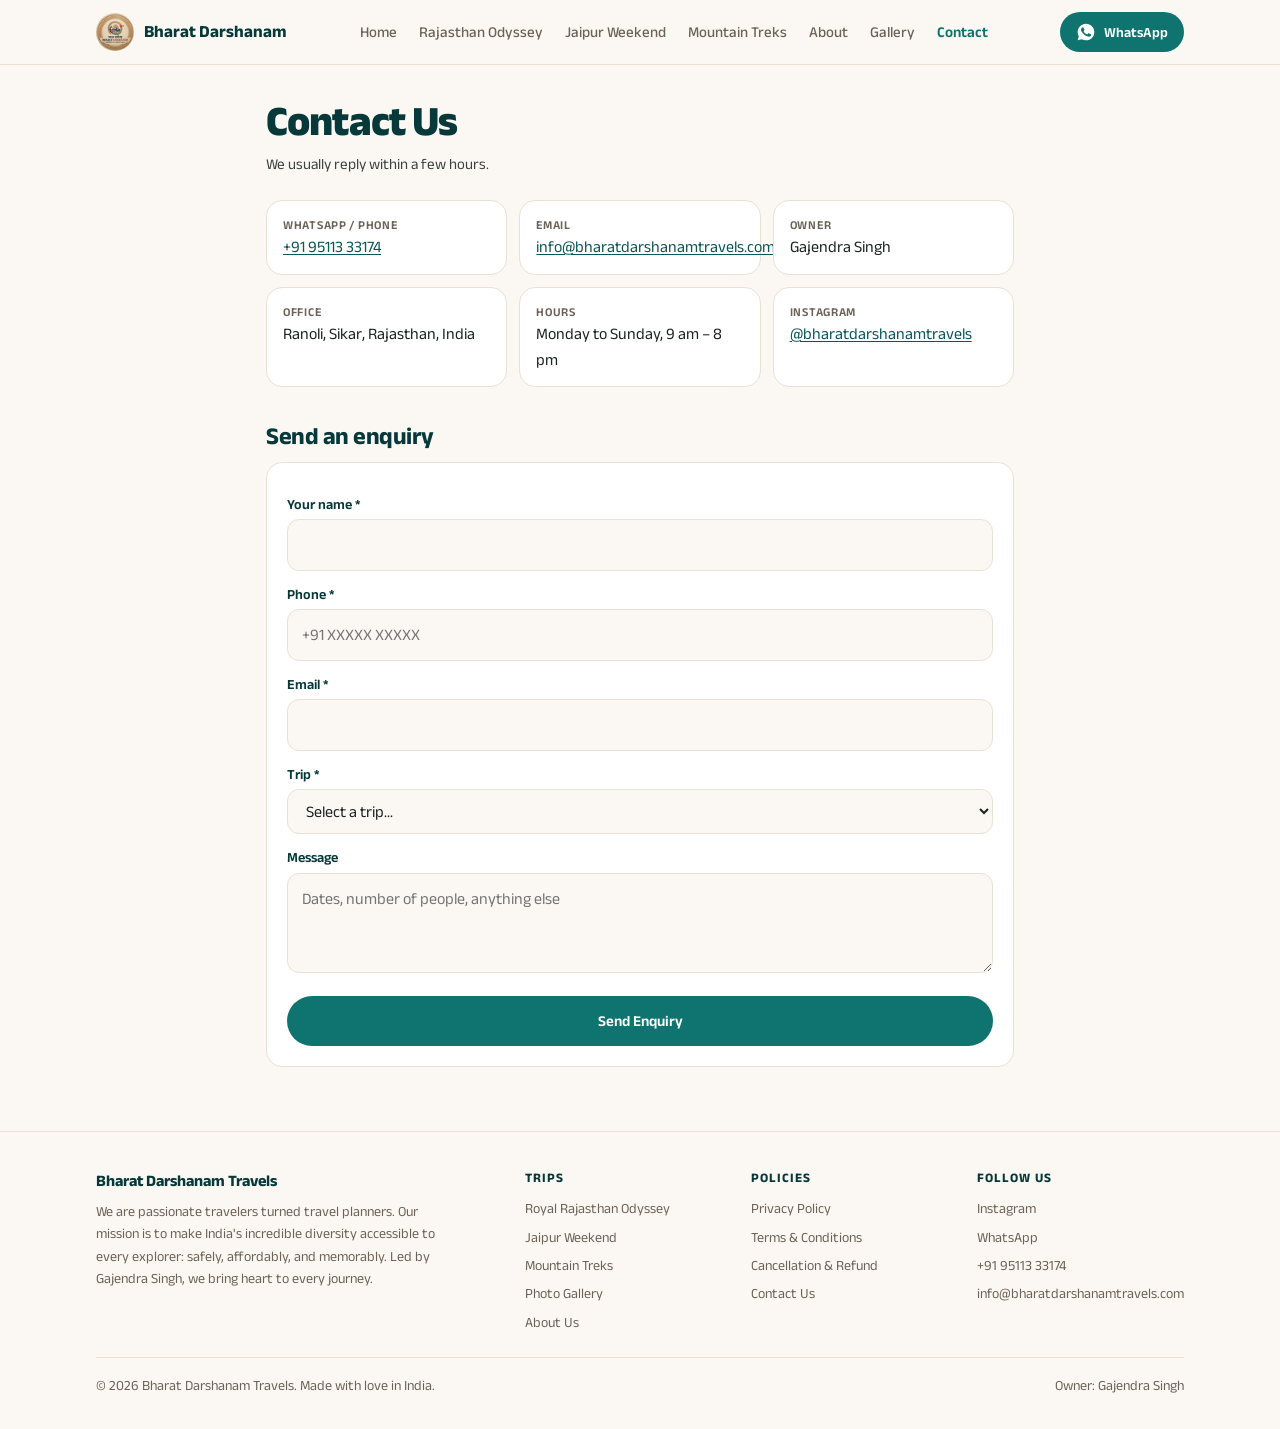
<file: contact.html>
<!DOCTYPE html>
<html lang="en">
<head>
  <meta charset="UTF-8">
  <meta name="viewport" content="width=device-width, initial-scale=1.0">
  <title>Contact Us | Bharat Darshanam Travels</title>
  <meta name="description" content="Call, WhatsApp or email Bharat Darshanam Travels to plan your Rajasthan or mountain trip.">
  <link rel="canonical" href="https://bharatdarshanamtravels.com/contact.html">
  <meta property="og:title" content="Contact Us | Bharat Darshanam Travels">
  <meta property="og:description" content="Call, WhatsApp or email Bharat Darshanam Travels to plan your Rajasthan or mountain trip.">
  <meta property="og:type" content="website">
  <meta property="og:url" content="https://bharatdarshanamtravels.com/contact.html">
  <meta property="og:image" content="https://bharatdarshanamtravels.com/images/og-image.jpg">
  <meta property="og:site_name" content="Bharat Darshanam Travels">
  <meta property="og:locale" content="en_IN">
  <link rel="icon" href="favicon.ico" sizes="any">
  <link rel="icon" type="image/png" sizes="32x32" href="favicon-32x32.png">
  <link rel="apple-touch-icon" href="apple-touch-icon.png">
  <link rel="preconnect" href="https://fonts.googleapis.com">
  <link rel="preconnect" href="https://fonts.gstatic.com" crossorigin>
  <link href="https://fonts.googleapis.com/css2?family=Anek+Latin:wght@400;500;600;700;800&display=swap" rel="stylesheet">
  <link rel="stylesheet" href="css/site.css">
</head>
<body>
<svg width="0" height="0" style="position:absolute" aria-hidden="true">
  <symbol id="i-clock" viewBox="0 0 24 24" fill="none" stroke="currentColor" stroke-width="2" stroke-linecap="round"><circle cx="12" cy="12" r="9"/><path d="M12 7v5l3 2"/></symbol>
  <symbol id="i-users" viewBox="0 0 24 24" fill="none" stroke="currentColor" stroke-width="2" stroke-linecap="round"><circle cx="9" cy="8" r="3.5"/><path d="M2.5 20c.8-3.5 3.4-5.5 6.5-5.5s5.7 2 6.5 5.5"/><path d="M16 4.6a3.5 3.5 0 0 1 0 6.8M18.5 14.8c1.6.8 2.6 2.6 3 5.2"/></symbol>
  <symbol id="i-arrow" viewBox="0 0 24 24" fill="none" stroke="currentColor" stroke-width="2.2" stroke-linecap="round" stroke-linejoin="round"><path d="M5 12h14M13 6l6 6-6 6"/></symbol>
  <symbol id="i-map" viewBox="0 0 24 24" fill="none" stroke="currentColor" stroke-width="2" stroke-linecap="round" stroke-linejoin="round"><path d="M12 21s-7-6.2-7-11.5A7 7 0 0 1 19 9.5C19 14.8 12 21 12 21Z"/><circle cx="12" cy="9.5" r="2.5"/></symbol>
  <symbol id="i-tag" viewBox="0 0 24 24" fill="none" stroke="currentColor" stroke-width="2" stroke-linecap="round" stroke-linejoin="round"><path d="M3 12V4h8l10 10-8 8L3 12Z"/><circle cx="7.5" cy="8.5" r="1.5"/></symbol>
  <symbol id="i-shield" viewBox="0 0 24 24" fill="none" stroke="currentColor" stroke-width="2" stroke-linecap="round" stroke-linejoin="round"><path d="M12 3 4 6v6c0 5 3.5 8 8 9 4.5-1 8-4 8-9V6l-8-3Z"/><path d="m9 12 2 2 4-4"/></symbol>
  <symbol id="i-edit" viewBox="0 0 24 24" fill="none" stroke="currentColor" stroke-width="2" stroke-linecap="round" stroke-linejoin="round"><path d="M4 20h4L19 9l-4-4L4 16v4Z"/></symbol>
  <symbol id="i-user" viewBox="0 0 24 24" fill="none" stroke="currentColor" stroke-width="2" stroke-linecap="round"><circle cx="12" cy="8" r="4"/><path d="M4 21c1-4 4.2-6 8-6s7 2 8 6"/></symbol>
  <symbol id="i-phone" viewBox="0 0 24 24" fill="none" stroke="currentColor" stroke-width="2" stroke-linecap="round" stroke-linejoin="round"><path d="M5 3h4l2 5-2.5 1.5a11 11 0 0 0 6 6L16 13l5 2v4a2 2 0 0 1-2 2A17 17 0 0 1 3 5a2 2 0 0 1 2-2Z"/></symbol>
  <symbol id="i-mail" viewBox="0 0 24 24" fill="none" stroke="currentColor" stroke-width="2" stroke-linecap="round" stroke-linejoin="round"><rect x="3" y="5" width="18" height="14" rx="2"/><path d="m3 7 9 6 9-6"/></symbol>
  <symbol id="i-wa" viewBox="0 0 24 24" fill="currentColor"><path d="M12.04 2C6.5 2 2 6.5 2 12.04c0 1.77.46 3.5 1.34 5.02L2 22l5.06-1.33a10 10 0 0 0 4.98 1.32h.01C17.58 21.99 22 17.5 22 11.96 22 6.46 17.58 2 12.04 2Zm5.84 14.2c-.25.7-1.43 1.33-2 1.42-.51.08-1.15.11-1.86-.12-.43-.13-.98-.32-1.69-.62-2.98-1.29-4.92-4.29-5.07-4.49-.15-.2-1.21-1.61-1.21-3.07 0-1.46.77-2.18 1.04-2.48.27-.3.6-.37.79-.37h.57c.18 0 .43-.07.67.51.25.6.84 2.06.91 2.2.08.15.12.32.03.52-.1.2-.15.32-.3.5-.15.17-.31.39-.45.52-.15.15-.3.31-.13.6.17.3.77 1.27 1.65 2.06 1.14 1.01 2.1 1.33 2.4 1.48.3.15.47.12.64-.07.18-.2.75-.87.95-1.17.2-.3.4-.25.67-.15.27.1 1.73.82 2.03.97.3.15.5.22.57.35.07.12.07.72-.18 1.42Z"/></symbol>
</svg>

<header class="nav">
  <div class="wrap">
    <a class="logo" href="./"><img src="images/logo-96.png" alt="" width="38" height="38">Bharat Darshanam</a>
    <nav class="nav-links" aria-label="Main">
      <a href="./" data-nav="home">Home</a>
      <a href="rajasthan-trip.html" data-nav="rajasthan">Rajasthan Odyssey</a>
      <a href="jaipur-weekend-trip.html" data-nav="jaipur">Jaipur Weekend</a>
      <a href="./#mountains">Mountain Treks</a>
      <a href="./#about">About</a>
      <a href="./#gallery">Gallery</a>
      <a href="contact.html" class="on" aria-current="page" data-nav="contact">Contact</a>
    </nav>
    <div class="nav-right">
      <a class="btn btn-accent btn-sm" href="https://wa.me/919511333174" target="_blank" rel="noopener"><svg class="ico"><use href="#i-wa"/></svg><span class="wa-txt">WhatsApp</span></a>
      <button class="menu-btn" id="menuBtn" type="button" aria-label="Open menu" aria-expanded="false" aria-controls="menu">
        <svg class="ico" viewBox="0 0 24 24" fill="none" stroke="currentColor" stroke-width="2.2" stroke-linecap="round"><path d="M4 7h16M4 12h16M4 17h16"/></svg>
      </button>
    </div>
  </div>
  <nav class="menu" id="menu" aria-label="Menu" hidden>
    <a href="./">Home</a>
    <div class="menu-label">Trips</div>
    <a href="rajasthan-trip.html">Royal Rajasthan Odyssey <small>7–8 days · from ₹20,000</small></a>
    <a href="jaipur-weekend-trip.html">Jaipur Weekend <small>Delhi to Delhi · from ₹6,000</small></a>
    <a href="./#mountains">Mountain Treks <small>BMC-certified team</small></a>
    <div class="menu-label">More</div>
    <a href="./#about">About us</a>
    <a href="./#gallery">Gallery</a>
    <a href="contact.html">Contact</a>
    <div class="menu-foot"><a href="privacy-policy.html">Privacy</a><a href="terms.html">Terms</a><a href="cancellation-refund.html">Cancellation &amp; Refund</a></div>
  </nav>
</header>
<main class="page">
<h1>Contact Us</h1>
<p class="updated">We usually reply within a few hours.</p>
<div class="cards">
  <div class="card"><b>WhatsApp / Phone</b><a href="https://wa.me/919511333174" target="_blank" rel="noopener">+91 95113 33174</a></div>
  <div class="card"><b>Email</b><a href="mailto:info@bharatdarshanamtravels.com">info@bharatdarshanamtravels.com</a></div>
  <div class="card"><b>Owner</b>Gajendra Singh</div>
  <div class="card"><b>Office</b>Ranoli, Sikar, Rajasthan, India <!-- TODO: full postal address with PIN code --></div>
  <div class="card"><b>Hours</b>Monday to Sunday, 9 am – 8 pm</div>
  <div class="card"><b>Instagram</b><a href="https://www.instagram.com/bharatdarshanamtravels/" target="_blank" rel="noopener">@bharatdarshanamtravels</a></div>
</div>

<h2>Send an enquiry</h2>
<form class="enq" data-enquiry novalidate>
  <input type="checkbox" name="botcheck" class="hp-field" tabindex="-1" autocomplete="off" aria-hidden="true">
  <label for="c-name">Your name *</label>
  <input id="c-name" name="name" autocomplete="name" required>
  <label for="c-phone">Phone *</label>
  <input id="c-phone" name="phone" type="tel" autocomplete="tel" placeholder="+91 XXXXX XXXXX" required>
  <label for="c-email">Email *</label>
  <input id="c-email" name="email" type="email" autocomplete="email" required>
  <label for="c-trip">Trip *</label>
  <select id="c-trip" name="trip" required>
    <option value="">Select a trip...</option>
    <option>The Royal Rajasthan Odyssey (7–8 Days)</option>
    <option>Jaipur Weekend Trip (Delhi to Delhi)</option>
    <option>Mountain trip</option>
    <option>Custom Package</option>
  </select>
  <label for="c-msg">Message</label>
  <textarea id="c-msg" name="message" placeholder="Dates, number of people, anything else"></textarea>
  <button type="submit">Send Enquiry</button>
</form>
</main>
<footer class="site-foot">
  <div class="wrap">
    <div class="foot-grid">
      <div class="foot-brand">
        <b>Bharat Darshanam Travels</b>
        <p>We are passionate travelers turned travel planners. Our mission is to make India's incredible diversity accessible to every explorer: safely, affordably, and memorably. Led by Gajendra Singh, we bring heart to every journey.</p>
      </div>
      <div>
        <h4>Trips</h4>
        <ul>
          <li><a href="rajasthan-trip.html">Royal Rajasthan Odyssey</a></li>
          <li><a href="jaipur-weekend-trip.html">Jaipur Weekend</a></li>
          <li><a href="./#mountains">Mountain Treks</a></li>
          <li><a href="./#gallery">Photo Gallery</a></li>
          <li><a href="./#about">About Us</a></li>
        </ul>
      </div>
      <div>
        <h4>Policies</h4>
        <ul>
          <li><a href="privacy-policy.html">Privacy Policy</a></li>
          <li><a href="terms.html">Terms &amp; Conditions</a></li>
          <li><a href="cancellation-refund.html">Cancellation &amp; Refund</a></li>
          <li><a href="contact.html">Contact Us</a></li>
        </ul>
      </div>
      <div>
        <h4>Follow Us</h4>
        <ul>
          <li><a href="https://www.instagram.com/bharatdarshanamtravels/" target="_blank" rel="noopener">Instagram</a></li>
          <li><a href="https://wa.me/919511333174" target="_blank" rel="noopener">WhatsApp</a></li>
          <li><a href="tel:+919511333174">+91 95113 33174</a></li>
          <li><a href="mailto:info@bharatdarshanamtravels.com">info@bharatdarshanamtravels.com</a></li>
        </ul>
      </div>
    </div>
    <div class="foot-bottom">
      <span>© 2026 Bharat Darshanam Travels. Made with love in India.</span>
      <span>Owner: Gajendra Singh</span>
    </div>
  </div>
</footer>
<script src="js/site.js"></script>
<script src="js/enquiry.js"></script>
</body>
</html>
</file>
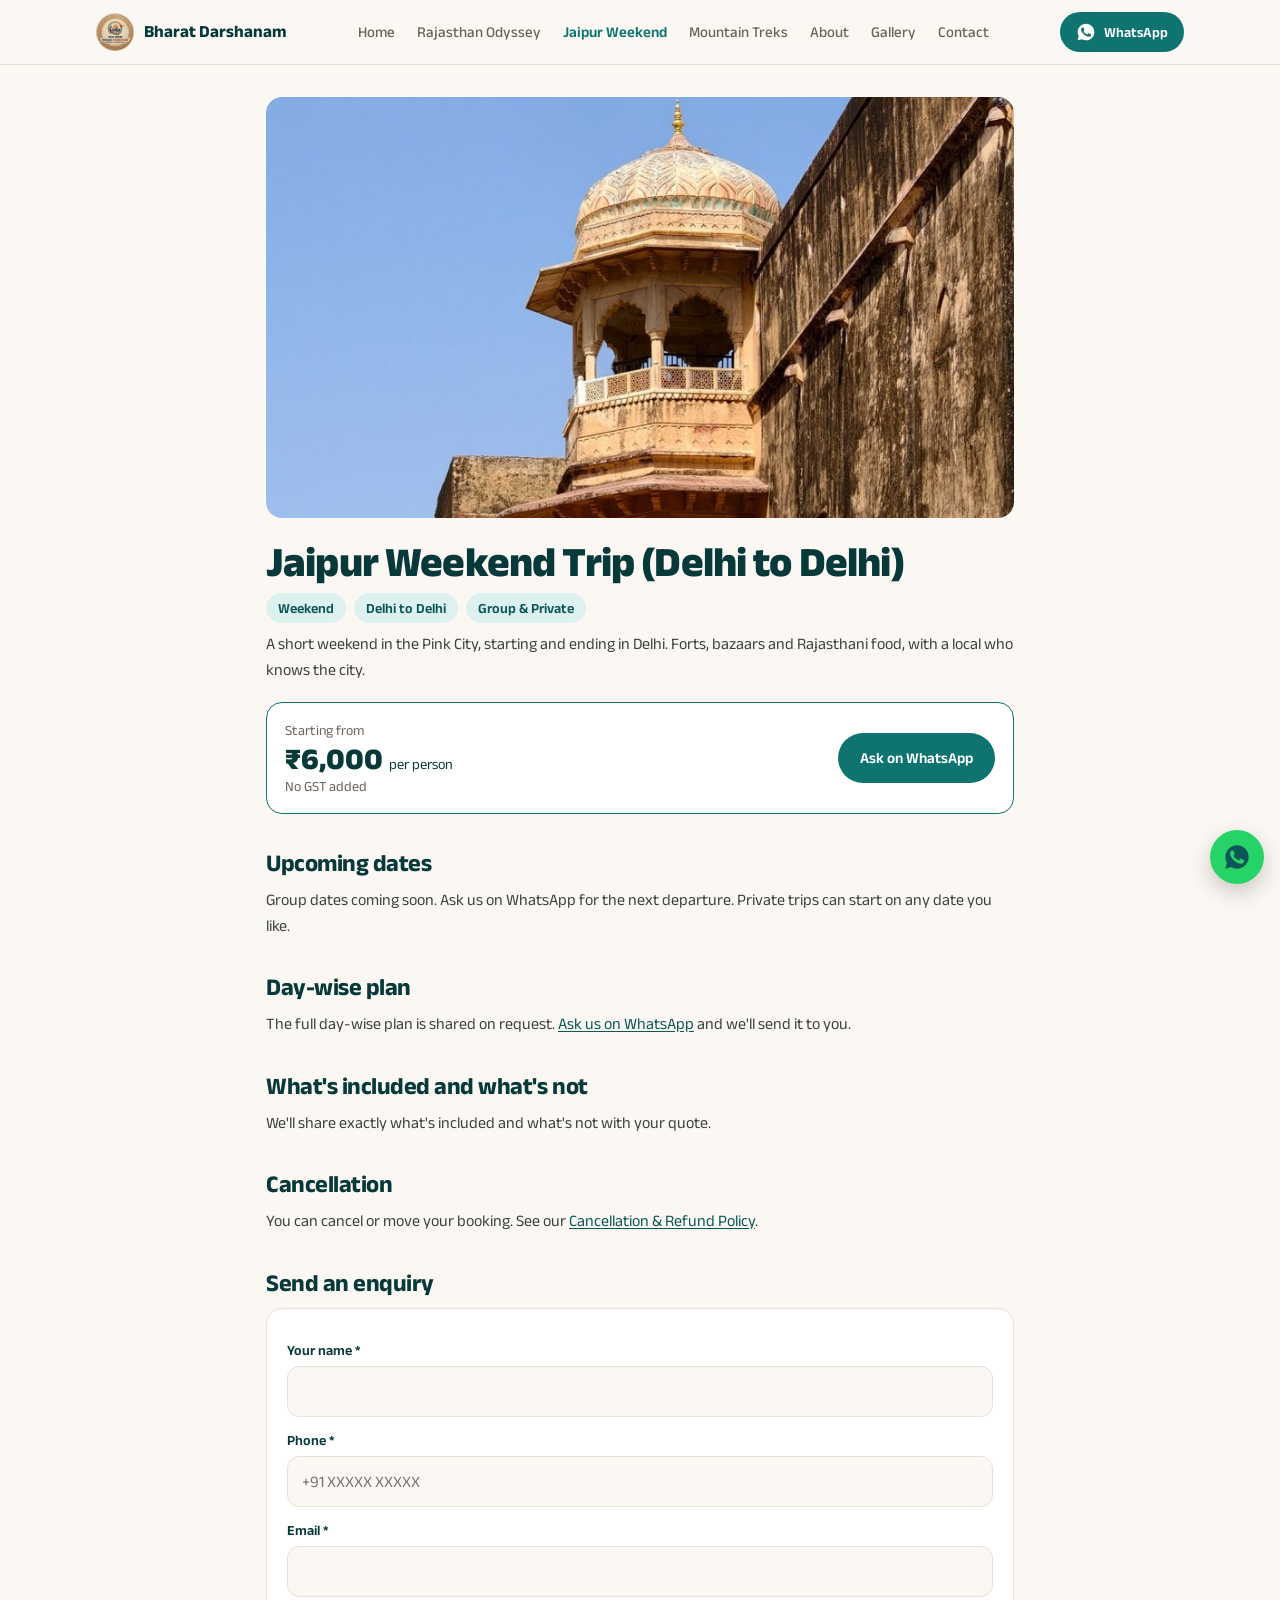
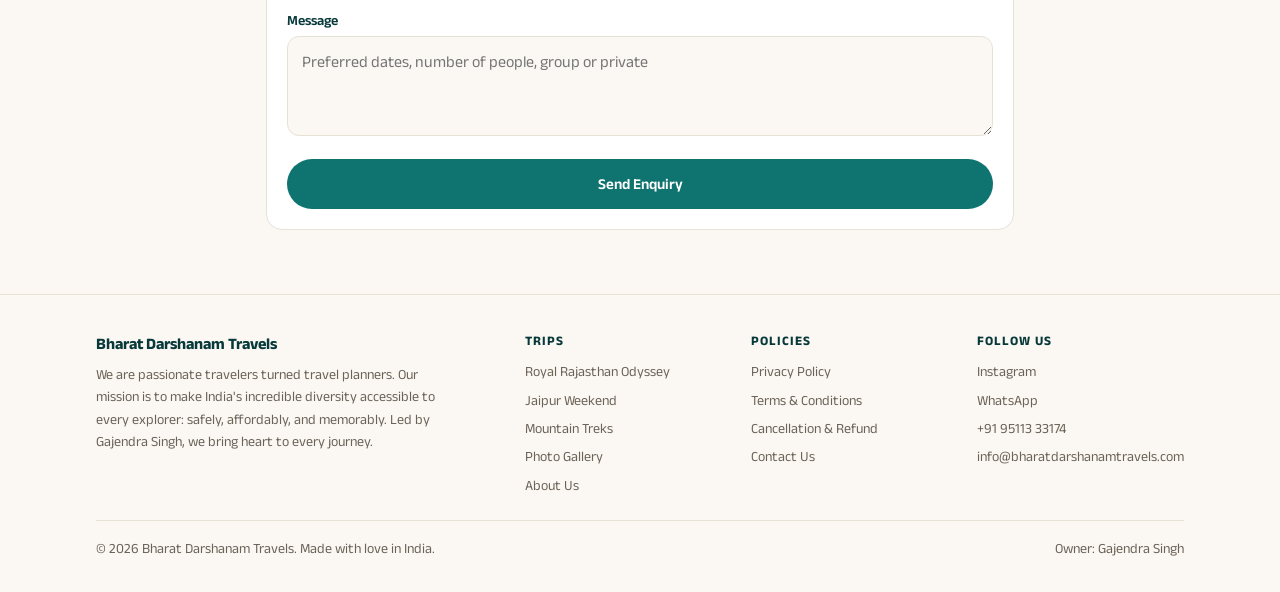
<file: jaipur-weekend-trip.html>
<!DOCTYPE html>
<html lang="en">
<head>
  <meta charset="UTF-8">
  <meta name="viewport" content="width=device-width, initial-scale=1.0">
  <title>Jaipur Weekend Trip from Delhi, ₹6,000 | Bharat Darshanam Travels</title>
  <meta name="description" content="Weekend trip to Jaipur, Delhi to Delhi, with a local guide. Starting from ₹6,000 per person.">
  <link rel="canonical" href="https://bharatdarshanamtravels.com/jaipur-weekend-trip.html">
  <meta property="og:title" content="Jaipur Weekend Trip from Delhi, ₹6,000 | Bharat Darshanam Travels">
  <meta property="og:description" content="Weekend trip to Jaipur, Delhi to Delhi, with a local guide. Starting from ₹6,000 per person.">
  <meta property="og:type" content="website">
  <meta property="og:url" content="https://bharatdarshanamtravels.com/jaipur-weekend-trip.html">
  <meta property="og:image" content="https://bharatdarshanamtravels.com/images/og-jaipur.jpg">
  <meta property="og:image:width" content="1200">
  <meta property="og:image:height" content="630">
  <meta property="og:site_name" content="Bharat Darshanam Travels">
  <meta property="og:locale" content="en_IN">
  <link rel="icon" href="favicon.ico" sizes="any">
  <link rel="icon" type="image/png" sizes="32x32" href="favicon-32x32.png">
  <link rel="apple-touch-icon" href="apple-touch-icon.png">
  <link rel="preconnect" href="https://fonts.googleapis.com">
  <link rel="preconnect" href="https://fonts.gstatic.com" crossorigin>
  <link href="https://fonts.googleapis.com/css2?family=Anek+Latin:wght@400;500;600;700;800&display=swap" rel="stylesheet">
  <link rel="stylesheet" href="css/site.css">
  <script type="application/ld+json">
  {
    "@context": "https://schema.org",
    "@type": "TouristTrip",
    "name": "Jaipur Weekend Trip (Delhi to Delhi)",
    "description": "Weekend trip to Jaipur, Delhi to Delhi, with a local guide. Group and private trips.",
    "url": "https://bharatdarshanamtravels.com/jaipur-weekend-trip.html",
    "image": "https://bharatdarshanamtravels.com/images/og-jaipur.jpg",
    "touristType": ["Group", "Private"],
    "provider": { "@type": "TravelAgency", "name": "Bharat Darshanam Travels", "url": "https://bharatdarshanamtravels.com/", "telephone": "+919511333174" },
    "offers": { "@type": "Offer", "price": "6000", "priceCurrency": "INR", "url": "https://bharatdarshanamtravels.com/jaipur-weekend-trip.html" }
  }
  </script>
</head>
<body>
<svg width="0" height="0" style="position:absolute" aria-hidden="true">
  <symbol id="i-clock" viewBox="0 0 24 24" fill="none" stroke="currentColor" stroke-width="2" stroke-linecap="round"><circle cx="12" cy="12" r="9"/><path d="M12 7v5l3 2"/></symbol>
  <symbol id="i-users" viewBox="0 0 24 24" fill="none" stroke="currentColor" stroke-width="2" stroke-linecap="round"><circle cx="9" cy="8" r="3.5"/><path d="M2.5 20c.8-3.5 3.4-5.5 6.5-5.5s5.7 2 6.5 5.5"/><path d="M16 4.6a3.5 3.5 0 0 1 0 6.8M18.5 14.8c1.6.8 2.6 2.6 3 5.2"/></symbol>
  <symbol id="i-arrow" viewBox="0 0 24 24" fill="none" stroke="currentColor" stroke-width="2.2" stroke-linecap="round" stroke-linejoin="round"><path d="M5 12h14M13 6l6 6-6 6"/></symbol>
  <symbol id="i-map" viewBox="0 0 24 24" fill="none" stroke="currentColor" stroke-width="2" stroke-linecap="round" stroke-linejoin="round"><path d="M12 21s-7-6.2-7-11.5A7 7 0 0 1 19 9.5C19 14.8 12 21 12 21Z"/><circle cx="12" cy="9.5" r="2.5"/></symbol>
  <symbol id="i-tag" viewBox="0 0 24 24" fill="none" stroke="currentColor" stroke-width="2" stroke-linecap="round" stroke-linejoin="round"><path d="M3 12V4h8l10 10-8 8L3 12Z"/><circle cx="7.5" cy="8.5" r="1.5"/></symbol>
  <symbol id="i-shield" viewBox="0 0 24 24" fill="none" stroke="currentColor" stroke-width="2" stroke-linecap="round" stroke-linejoin="round"><path d="M12 3 4 6v6c0 5 3.5 8 8 9 4.5-1 8-4 8-9V6l-8-3Z"/><path d="m9 12 2 2 4-4"/></symbol>
  <symbol id="i-edit" viewBox="0 0 24 24" fill="none" stroke="currentColor" stroke-width="2" stroke-linecap="round" stroke-linejoin="round"><path d="M4 20h4L19 9l-4-4L4 16v4Z"/></symbol>
  <symbol id="i-user" viewBox="0 0 24 24" fill="none" stroke="currentColor" stroke-width="2" stroke-linecap="round"><circle cx="12" cy="8" r="4"/><path d="M4 21c1-4 4.2-6 8-6s7 2 8 6"/></symbol>
  <symbol id="i-phone" viewBox="0 0 24 24" fill="none" stroke="currentColor" stroke-width="2" stroke-linecap="round" stroke-linejoin="round"><path d="M5 3h4l2 5-2.5 1.5a11 11 0 0 0 6 6L16 13l5 2v4a2 2 0 0 1-2 2A17 17 0 0 1 3 5a2 2 0 0 1 2-2Z"/></symbol>
  <symbol id="i-mail" viewBox="0 0 24 24" fill="none" stroke="currentColor" stroke-width="2" stroke-linecap="round" stroke-linejoin="round"><rect x="3" y="5" width="18" height="14" rx="2"/><path d="m3 7 9 6 9-6"/></symbol>
  <symbol id="i-wa" viewBox="0 0 24 24" fill="currentColor"><path d="M12.04 2C6.5 2 2 6.5 2 12.04c0 1.77.46 3.5 1.34 5.02L2 22l5.06-1.33a10 10 0 0 0 4.98 1.32h.01C17.58 21.99 22 17.5 22 11.96 22 6.46 17.58 2 12.04 2Zm5.84 14.2c-.25.7-1.43 1.33-2 1.42-.51.08-1.15.11-1.86-.12-.43-.13-.98-.32-1.69-.62-2.98-1.29-4.92-4.29-5.07-4.49-.15-.2-1.21-1.61-1.21-3.07 0-1.46.77-2.18 1.04-2.48.27-.3.6-.37.79-.37h.57c.18 0 .43-.07.67.51.25.6.84 2.06.91 2.2.08.15.12.32.03.52-.1.2-.15.32-.3.5-.15.17-.31.39-.45.52-.15.15-.3.31-.13.6.17.3.77 1.27 1.65 2.06 1.14 1.01 2.1 1.33 2.4 1.48.3.15.47.12.64-.07.18-.2.75-.87.95-1.17.2-.3.4-.25.67-.15.27.1 1.73.82 2.03.97.3.15.5.22.57.35.07.12.07.72-.18 1.42Z"/></symbol>
</svg>

<header class="nav">
  <div class="wrap">
    <a class="logo" href="./"><img src="images/logo-96.png" alt="" width="38" height="38">Bharat Darshanam</a>
    <nav class="nav-links" aria-label="Main">
      <a href="./" data-nav="home">Home</a>
      <a href="rajasthan-trip.html" data-nav="rajasthan">Rajasthan Odyssey</a>
      <a href="jaipur-weekend-trip.html" class="on" aria-current="page" data-nav="jaipur">Jaipur Weekend</a>
      <a href="./#mountains">Mountain Treks</a>
      <a href="./#about">About</a>
      <a href="./#gallery">Gallery</a>
      <a href="contact.html" data-nav="contact">Contact</a>
    </nav>
    <div class="nav-right">
      <a class="btn btn-accent btn-sm" href="https://wa.me/919511333174" target="_blank" rel="noopener"><svg class="ico"><use href="#i-wa"/></svg><span class="wa-txt">WhatsApp</span></a>
      <button class="menu-btn" id="menuBtn" type="button" aria-label="Open menu" aria-expanded="false" aria-controls="menu">
        <svg class="ico" viewBox="0 0 24 24" fill="none" stroke="currentColor" stroke-width="2.2" stroke-linecap="round"><path d="M4 7h16M4 12h16M4 17h16"/></svg>
      </button>
    </div>
  </div>
  <nav class="menu" id="menu" aria-label="Menu" hidden>
    <a href="./">Home</a>
    <div class="menu-label">Trips</div>
    <a href="rajasthan-trip.html">Royal Rajasthan Odyssey <small>7–8 days · from ₹20,000</small></a>
    <a href="jaipur-weekend-trip.html">Jaipur Weekend <small>Delhi to Delhi · from ₹6,000</small></a>
    <a href="./#mountains">Mountain Treks <small>BMC-certified team</small></a>
    <div class="menu-label">More</div>
    <a href="./#about">About us</a>
    <a href="./#gallery">Gallery</a>
    <a href="contact.html">Contact</a>
    <div class="menu-foot"><a href="privacy-policy.html">Privacy</a><a href="terms.html">Terms</a><a href="cancellation-refund.html">Cancellation &amp; Refund</a></div>
  </nav>
</header>
<main class="page">
<img class="trip-hero" src="images/gallery9.jpg" srcset="images/opt/gallery9-720.jpg 720w, images/gallery9.jpg 825w" sizes="(min-width: 780px) 748px, calc(100vw - 32px)" alt="Amer Palace, Jaipur" width="1000" height="563">
<h1>Jaipur Weekend Trip (Delhi to Delhi)</h1>
<ul class="facts"><li>Weekend <!-- TODO: 2 or 3 days? --></li><li>Delhi to Delhi</li><li>Group &amp; Private</li></ul>
<p>A short weekend in the Pink City, starting and ending in Delhi. Forts, bazaars and Rajasthani food, with a local who knows the city. <!-- TODO: confirm places covered --></p>

<div class="price-box">
  <div>
    <div class="from">Starting from</div>
    <div class="amt">₹6,000 <small style="font-size:.9rem;font-weight:400">per person</small></div>
    <div class="from">No GST added</div>
  </div>
  <a class="btn btn-accent" href="https://wa.me/919511333174?text=Hello%20Gajendra%21%20I%27m%20interested%20in%20the%20Jaipur%20Weekend%20Trip%20%28Delhi%20to%20Delhi%29.%20Please%20share%20dates%20and%20details." target="_blank" rel="noopener">Ask on WhatsApp</a>
</div>

<h2>Upcoming dates</h2>
<!-- TODO: add fixed departure dates -->
<p>Group dates coming soon. Ask us on WhatsApp for the next departure. Private trips can start on any date you like.</p>

<h2>Day-wise plan</h2>
<!-- TODO: add the day-wise plan (Day 1, Day 2) -->
<p>The full day-wise plan is shared on request. <a href="https://wa.me/919511333174?text=Hello%20Gajendra%21%20I%27m%20interested%20in%20the%20Jaipur%20Weekend%20Trip%20%28Delhi%20to%20Delhi%29.%20Please%20share%20dates%20and%20details." target="_blank" rel="noopener">Ask us on WhatsApp</a> and we'll send it to you.</p>

<h2>What's included and what's not</h2>
<!-- TODO: add inclusions (stay, meals, transport, guide, etc.) and exclusions -->
<p>We'll share exactly what's included and what's not with your quote.</p>

<h2>Cancellation</h2>
<p>You can cancel or move your booking. See our <a href="cancellation-refund.html">Cancellation &amp; Refund Policy</a>.</p>

<h2 id="enquire">Send an enquiry</h2>
<form class="enq" data-enquiry novalidate>
  <input type="checkbox" name="botcheck" class="hp-field" tabindex="-1" autocomplete="off" aria-hidden="true">
  <input type="hidden" name="trip" value="Jaipur Weekend Trip (Delhi to Delhi)">
  <label for="t-name">Your name *</label>
  <input id="t-name" name="name" autocomplete="name" required>
  <label for="t-phone">Phone *</label>
  <input id="t-phone" name="phone" type="tel" autocomplete="tel" placeholder="+91 XXXXX XXXXX" required>
  <label for="t-email">Email *</label>
  <input id="t-email" name="email" type="email" autocomplete="email" required>
  <label for="t-msg">Message</label>
  <textarea id="t-msg" name="message" placeholder="Preferred dates, number of people, group or private"></textarea>
  <button type="submit">Send Enquiry</button>
</form>

<a class="wa-float" href="https://wa.me/919511333174?text=Hello%20Gajendra%21%20I%27m%20interested%20in%20the%20Jaipur%20Weekend%20Trip%20%28Delhi%20to%20Delhi%29.%20Please%20share%20dates%20and%20details." target="_blank" rel="noopener" aria-label="WhatsApp"><svg><use href="#i-wa"/></svg></a>
</main>
<footer class="site-foot">
  <div class="wrap">
    <div class="foot-grid">
      <div class="foot-brand">
        <b>Bharat Darshanam Travels</b>
        <p>We are passionate travelers turned travel planners. Our mission is to make India's incredible diversity accessible to every explorer: safely, affordably, and memorably. Led by Gajendra Singh, we bring heart to every journey.</p>
      </div>
      <div>
        <h4>Trips</h4>
        <ul>
          <li><a href="rajasthan-trip.html">Royal Rajasthan Odyssey</a></li>
          <li><a href="jaipur-weekend-trip.html">Jaipur Weekend</a></li>
          <li><a href="./#mountains">Mountain Treks</a></li>
          <li><a href="./#gallery">Photo Gallery</a></li>
          <li><a href="./#about">About Us</a></li>
        </ul>
      </div>
      <div>
        <h4>Policies</h4>
        <ul>
          <li><a href="privacy-policy.html">Privacy Policy</a></li>
          <li><a href="terms.html">Terms &amp; Conditions</a></li>
          <li><a href="cancellation-refund.html">Cancellation &amp; Refund</a></li>
          <li><a href="contact.html">Contact Us</a></li>
        </ul>
      </div>
      <div>
        <h4>Follow Us</h4>
        <ul>
          <li><a href="https://www.instagram.com/bharatdarshanamtravels/" target="_blank" rel="noopener">Instagram</a></li>
          <li><a href="https://wa.me/919511333174" target="_blank" rel="noopener">WhatsApp</a></li>
          <li><a href="tel:+919511333174">+91 95113 33174</a></li>
          <li><a href="mailto:info@bharatdarshanamtravels.com">info@bharatdarshanamtravels.com</a></li>
        </ul>
      </div>
    </div>
    <div class="foot-bottom">
      <span>© 2026 Bharat Darshanam Travels. Made with love in India.</span>
      <span>Owner: Gajendra Singh</span>
    </div>
  </div>
</footer>
<script src="js/site.js"></script>
<script src="js/enquiry.js"></script>
</body>
</html>
</file>
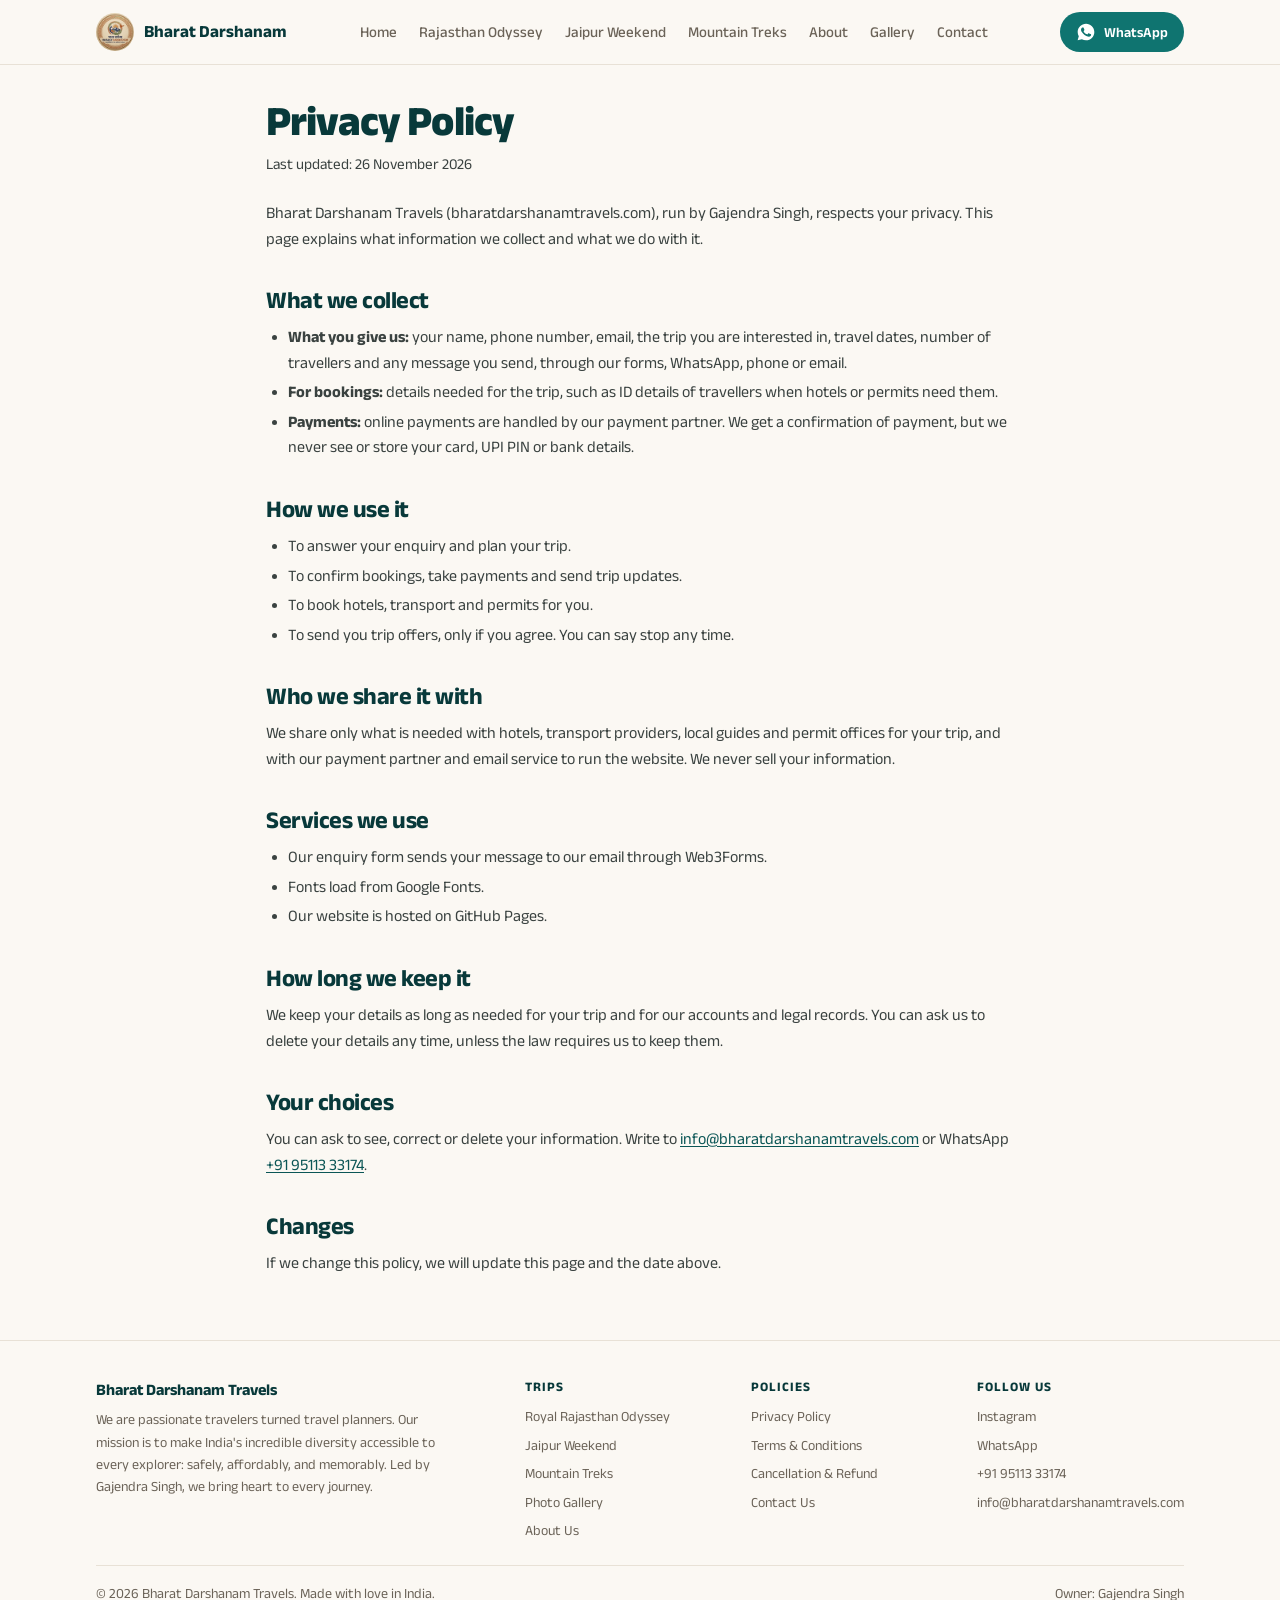
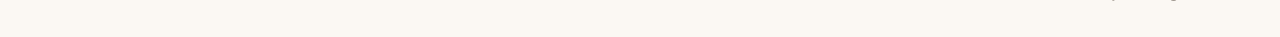
<file: privacy-policy.html>
<!DOCTYPE html>
<html lang="en">
<head>
  <meta charset="UTF-8">
  <meta name="viewport" content="width=device-width, initial-scale=1.0">
  <title>Privacy Policy | Bharat Darshanam Travels</title>
  <meta name="description" content="What information Bharat Darshanam Travels collects and how we use it.">
  <link rel="canonical" href="https://bharatdarshanamtravels.com/privacy-policy.html">
  <meta property="og:title" content="Privacy Policy | Bharat Darshanam Travels">
  <meta property="og:description" content="What information Bharat Darshanam Travels collects and how we use it.">
  <meta property="og:type" content="website">
  <meta property="og:url" content="https://bharatdarshanamtravels.com/privacy-policy.html">
  <meta property="og:image" content="https://bharatdarshanamtravels.com/images/og-image.jpg">
  <meta property="og:site_name" content="Bharat Darshanam Travels">
  <meta property="og:locale" content="en_IN">
  <link rel="icon" href="favicon.ico" sizes="any">
  <link rel="icon" type="image/png" sizes="32x32" href="favicon-32x32.png">
  <link rel="apple-touch-icon" href="apple-touch-icon.png">
  <link rel="preconnect" href="https://fonts.googleapis.com">
  <link rel="preconnect" href="https://fonts.gstatic.com" crossorigin>
  <link href="https://fonts.googleapis.com/css2?family=Anek+Latin:wght@400;500;600;700;800&display=swap" rel="stylesheet">
  <link rel="stylesheet" href="css/site.css">
</head>
<body>
<svg width="0" height="0" style="position:absolute" aria-hidden="true">
  <symbol id="i-clock" viewBox="0 0 24 24" fill="none" stroke="currentColor" stroke-width="2" stroke-linecap="round"><circle cx="12" cy="12" r="9"/><path d="M12 7v5l3 2"/></symbol>
  <symbol id="i-users" viewBox="0 0 24 24" fill="none" stroke="currentColor" stroke-width="2" stroke-linecap="round"><circle cx="9" cy="8" r="3.5"/><path d="M2.5 20c.8-3.5 3.4-5.5 6.5-5.5s5.7 2 6.5 5.5"/><path d="M16 4.6a3.5 3.5 0 0 1 0 6.8M18.5 14.8c1.6.8 2.6 2.6 3 5.2"/></symbol>
  <symbol id="i-arrow" viewBox="0 0 24 24" fill="none" stroke="currentColor" stroke-width="2.2" stroke-linecap="round" stroke-linejoin="round"><path d="M5 12h14M13 6l6 6-6 6"/></symbol>
  <symbol id="i-map" viewBox="0 0 24 24" fill="none" stroke="currentColor" stroke-width="2" stroke-linecap="round" stroke-linejoin="round"><path d="M12 21s-7-6.2-7-11.5A7 7 0 0 1 19 9.5C19 14.8 12 21 12 21Z"/><circle cx="12" cy="9.5" r="2.5"/></symbol>
  <symbol id="i-tag" viewBox="0 0 24 24" fill="none" stroke="currentColor" stroke-width="2" stroke-linecap="round" stroke-linejoin="round"><path d="M3 12V4h8l10 10-8 8L3 12Z"/><circle cx="7.5" cy="8.5" r="1.5"/></symbol>
  <symbol id="i-shield" viewBox="0 0 24 24" fill="none" stroke="currentColor" stroke-width="2" stroke-linecap="round" stroke-linejoin="round"><path d="M12 3 4 6v6c0 5 3.5 8 8 9 4.5-1 8-4 8-9V6l-8-3Z"/><path d="m9 12 2 2 4-4"/></symbol>
  <symbol id="i-edit" viewBox="0 0 24 24" fill="none" stroke="currentColor" stroke-width="2" stroke-linecap="round" stroke-linejoin="round"><path d="M4 20h4L19 9l-4-4L4 16v4Z"/></symbol>
  <symbol id="i-user" viewBox="0 0 24 24" fill="none" stroke="currentColor" stroke-width="2" stroke-linecap="round"><circle cx="12" cy="8" r="4"/><path d="M4 21c1-4 4.2-6 8-6s7 2 8 6"/></symbol>
  <symbol id="i-phone" viewBox="0 0 24 24" fill="none" stroke="currentColor" stroke-width="2" stroke-linecap="round" stroke-linejoin="round"><path d="M5 3h4l2 5-2.5 1.5a11 11 0 0 0 6 6L16 13l5 2v4a2 2 0 0 1-2 2A17 17 0 0 1 3 5a2 2 0 0 1 2-2Z"/></symbol>
  <symbol id="i-mail" viewBox="0 0 24 24" fill="none" stroke="currentColor" stroke-width="2" stroke-linecap="round" stroke-linejoin="round"><rect x="3" y="5" width="18" height="14" rx="2"/><path d="m3 7 9 6 9-6"/></symbol>
  <symbol id="i-wa" viewBox="0 0 24 24" fill="currentColor"><path d="M12.04 2C6.5 2 2 6.5 2 12.04c0 1.77.46 3.5 1.34 5.02L2 22l5.06-1.33a10 10 0 0 0 4.98 1.32h.01C17.58 21.99 22 17.5 22 11.96 22 6.46 17.58 2 12.04 2Zm5.84 14.2c-.25.7-1.43 1.33-2 1.42-.51.08-1.15.11-1.86-.12-.43-.13-.98-.32-1.69-.62-2.98-1.29-4.92-4.29-5.07-4.49-.15-.2-1.21-1.61-1.21-3.07 0-1.46.77-2.18 1.04-2.48.27-.3.6-.37.79-.37h.57c.18 0 .43-.07.67.51.25.6.84 2.06.91 2.2.08.15.12.32.03.52-.1.2-.15.32-.3.5-.15.17-.31.39-.45.52-.15.15-.3.31-.13.6.17.3.77 1.27 1.65 2.06 1.14 1.01 2.1 1.33 2.4 1.48.3.15.47.12.64-.07.18-.2.75-.87.95-1.17.2-.3.4-.25.67-.15.27.1 1.73.82 2.03.97.3.15.5.22.57.35.07.12.07.72-.18 1.42Z"/></symbol>
</svg>

<header class="nav">
  <div class="wrap">
    <a class="logo" href="./"><img src="images/logo-96.png" alt="" width="38" height="38">Bharat Darshanam</a>
    <nav class="nav-links" aria-label="Main">
      <a href="./" data-nav="home">Home</a>
      <a href="rajasthan-trip.html" data-nav="rajasthan">Rajasthan Odyssey</a>
      <a href="jaipur-weekend-trip.html" data-nav="jaipur">Jaipur Weekend</a>
      <a href="./#mountains">Mountain Treks</a>
      <a href="./#about">About</a>
      <a href="./#gallery">Gallery</a>
      <a href="contact.html" data-nav="contact">Contact</a>
    </nav>
    <div class="nav-right">
      <a class="btn btn-accent btn-sm" href="https://wa.me/919511333174" target="_blank" rel="noopener"><svg class="ico"><use href="#i-wa"/></svg><span class="wa-txt">WhatsApp</span></a>
      <button class="menu-btn" id="menuBtn" type="button" aria-label="Open menu" aria-expanded="false" aria-controls="menu">
        <svg class="ico" viewBox="0 0 24 24" fill="none" stroke="currentColor" stroke-width="2.2" stroke-linecap="round"><path d="M4 7h16M4 12h16M4 17h16"/></svg>
      </button>
    </div>
  </div>
  <nav class="menu" id="menu" aria-label="Menu" hidden>
    <a href="./">Home</a>
    <div class="menu-label">Trips</div>
    <a href="rajasthan-trip.html">Royal Rajasthan Odyssey <small>7–8 days · from ₹20,000</small></a>
    <a href="jaipur-weekend-trip.html">Jaipur Weekend <small>Delhi to Delhi · from ₹6,000</small></a>
    <a href="./#mountains">Mountain Treks <small>BMC-certified team</small></a>
    <div class="menu-label">More</div>
    <a href="./#about">About us</a>
    <a href="./#gallery">Gallery</a>
    <a href="contact.html">Contact</a>
    <div class="menu-foot"><a href="privacy-policy.html">Privacy</a><a href="terms.html">Terms</a><a href="cancellation-refund.html">Cancellation &amp; Refund</a></div>
  </nav>
</header>
<main class="page">
<h1>Privacy Policy</h1>
<p class="updated">Last updated: 26 November 2026</p>
<p>Bharat Darshanam Travels (bharatdarshanamtravels.com), run by Gajendra Singh, respects your privacy. This page explains what information we collect and what we do with it.</p>

<h2>What we collect</h2>
<ul>
  <li><b>What you give us:</b> your name, phone number, email, the trip you are interested in, travel dates, number of travellers and any message you send, through our forms, WhatsApp, phone or email.</li>
  <li><b>For bookings:</b> details needed for the trip, such as ID details of travellers when hotels or permits need them.</li>
  <li><b>Payments:</b> online payments are handled by our payment partner. We get a confirmation of payment, but we never see or store your card, UPI PIN or bank details.</li>
</ul>

<h2>How we use it</h2>
<ul>
  <li>To answer your enquiry and plan your trip.</li>
  <li>To confirm bookings, take payments and send trip updates.</li>
  <li>To book hotels, transport and permits for you.</li>
  <li>To send you trip offers, only if you agree. You can say stop any time.</li>
</ul>

<h2>Who we share it with</h2>
<p>We share only what is needed with hotels, transport providers, local guides and permit offices for your trip, and with our payment partner and email service to run the website. We never sell your information.</p>

<h2>Services we use</h2>
<ul>
  <li>Our enquiry form sends your message to our email through Web3Forms.</li>
  <li>Fonts load from Google Fonts.</li>
  <li>Our website is hosted on GitHub Pages.</li>
</ul>

<h2>How long we keep it</h2>
<p>We keep your details as long as needed for your trip and for our accounts and legal records. You can ask us to delete your details any time, unless the law requires us to keep them.</p>

<h2>Your choices</h2>
<p>You can ask to see, correct or delete your information. Write to <a href="mailto:info@bharatdarshanamtravels.com">info@bharatdarshanamtravels.com</a> or WhatsApp <a href="https://wa.me/919511333174">+91 95113 33174</a>.</p>

<h2>Changes</h2>
<p>If we change this policy, we will update this page and the date above.</p>
</main>
<footer class="site-foot">
  <div class="wrap">
    <div class="foot-grid">
      <div class="foot-brand">
        <b>Bharat Darshanam Travels</b>
        <p>We are passionate travelers turned travel planners. Our mission is to make India's incredible diversity accessible to every explorer: safely, affordably, and memorably. Led by Gajendra Singh, we bring heart to every journey.</p>
      </div>
      <div>
        <h4>Trips</h4>
        <ul>
          <li><a href="rajasthan-trip.html">Royal Rajasthan Odyssey</a></li>
          <li><a href="jaipur-weekend-trip.html">Jaipur Weekend</a></li>
          <li><a href="./#mountains">Mountain Treks</a></li>
          <li><a href="./#gallery">Photo Gallery</a></li>
          <li><a href="./#about">About Us</a></li>
        </ul>
      </div>
      <div>
        <h4>Policies</h4>
        <ul>
          <li><a href="privacy-policy.html">Privacy Policy</a></li>
          <li><a href="terms.html">Terms &amp; Conditions</a></li>
          <li><a href="cancellation-refund.html">Cancellation &amp; Refund</a></li>
          <li><a href="contact.html">Contact Us</a></li>
        </ul>
      </div>
      <div>
        <h4>Follow Us</h4>
        <ul>
          <li><a href="https://www.instagram.com/bharatdarshanamtravels/" target="_blank" rel="noopener">Instagram</a></li>
          <li><a href="https://wa.me/919511333174" target="_blank" rel="noopener">WhatsApp</a></li>
          <li><a href="tel:+919511333174">+91 95113 33174</a></li>
          <li><a href="mailto:info@bharatdarshanamtravels.com">info@bharatdarshanamtravels.com</a></li>
        </ul>
      </div>
    </div>
    <div class="foot-bottom">
      <span>© 2026 Bharat Darshanam Travels. Made with love in India.</span>
      <span>Owner: Gajendra Singh</span>
    </div>
  </div>
</footer>
<script src="js/site.js"></script>
</body>
</html>
</file>
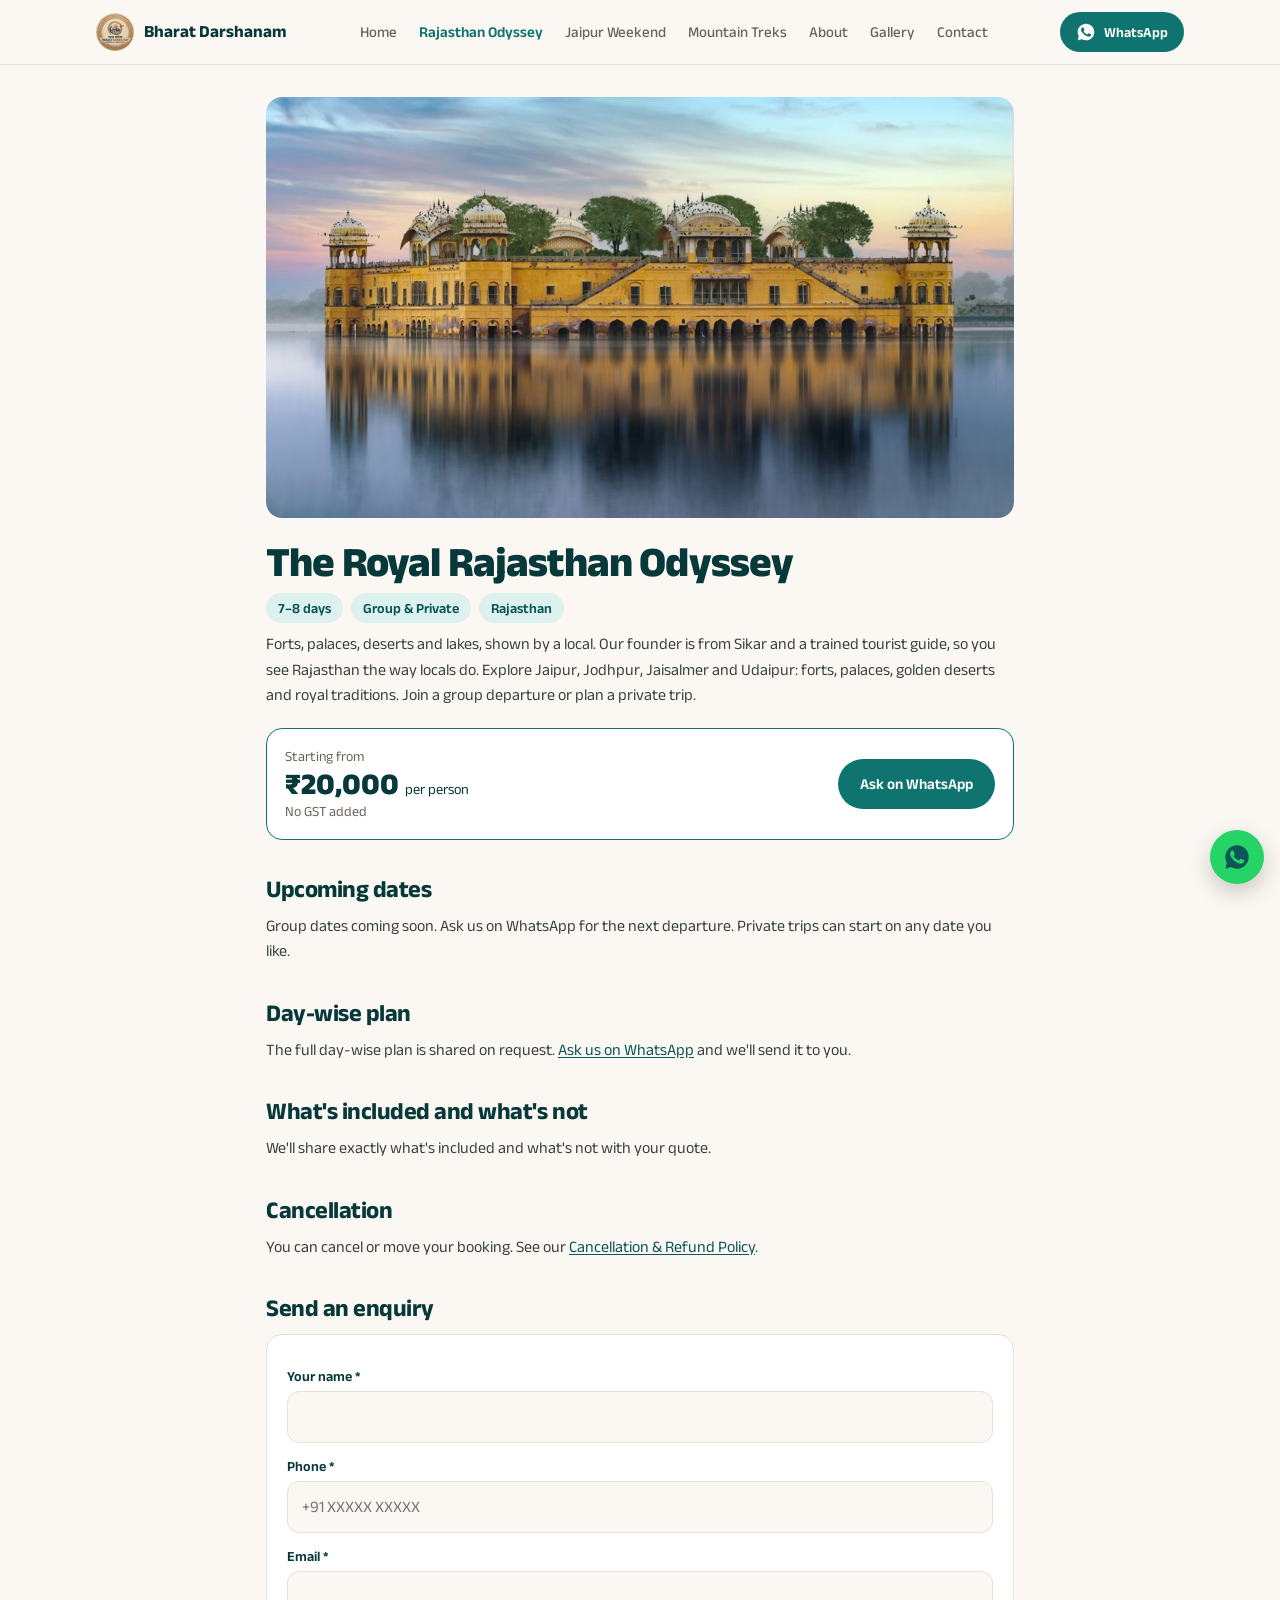
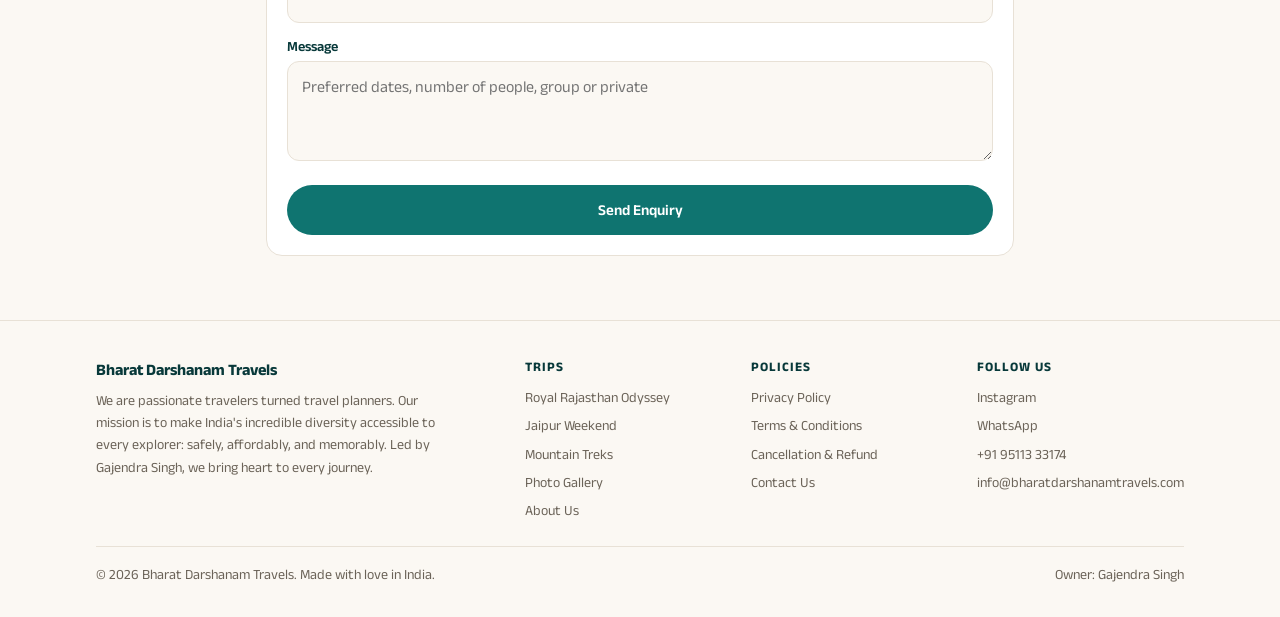
<file: rajasthan-trip.html>
<!DOCTYPE html>
<html lang="en">
<head>
  <meta charset="UTF-8">
  <meta name="viewport" content="width=device-width, initial-scale=1.0">
  <title>Royal Rajasthan Odyssey, 7–8 Days from ₹20,000 | Bharat Darshanam Travels</title>
  <meta name="description" content="7–8 day Rajasthan trip with a local guide from Sikar. Group and private trips, starting from ₹20,000 per person.">
  <link rel="canonical" href="https://bharatdarshanamtravels.com/rajasthan-trip.html">
  <meta property="og:title" content="Royal Rajasthan Odyssey, 7–8 Days from ₹20,000 | Bharat Darshanam Travels">
  <meta property="og:description" content="7–8 day Rajasthan trip with a local guide from Sikar. Group and private trips, starting from ₹20,000 per person.">
  <meta property="og:type" content="website">
  <meta property="og:url" content="https://bharatdarshanamtravels.com/rajasthan-trip.html">
  <meta property="og:image" content="https://bharatdarshanamtravels.com/images/og-rajasthan.jpg">
  <meta property="og:image:width" content="1200">
  <meta property="og:image:height" content="630">
  <meta property="og:site_name" content="Bharat Darshanam Travels">
  <meta property="og:locale" content="en_IN">
  <link rel="icon" href="favicon.ico" sizes="any">
  <link rel="icon" type="image/png" sizes="32x32" href="favicon-32x32.png">
  <link rel="apple-touch-icon" href="apple-touch-icon.png">
  <link rel="preconnect" href="https://fonts.googleapis.com">
  <link rel="preconnect" href="https://fonts.gstatic.com" crossorigin>
  <link href="https://fonts.googleapis.com/css2?family=Anek+Latin:wght@400;500;600;700;800&display=swap" rel="stylesheet">
  <link rel="stylesheet" href="css/site.css">
  <script type="application/ld+json">
  {
    "@context": "https://schema.org",
    "@type": "TouristTrip",
    "name": "The Royal Rajasthan Odyssey (7–8 Days)",
    "description": "7–8 day Rajasthan trip with a local guide from Sikar. Group and private trips.",
    "url": "https://bharatdarshanamtravels.com/rajasthan-trip.html",
    "image": "https://bharatdarshanamtravels.com/images/og-rajasthan.jpg",
    "touristType": ["Group", "Private"],
    "provider": { "@type": "TravelAgency", "name": "Bharat Darshanam Travels", "url": "https://bharatdarshanamtravels.com/", "telephone": "+919511333174" },
    "offers": { "@type": "Offer", "price": "20000", "priceCurrency": "INR", "url": "https://bharatdarshanamtravels.com/rajasthan-trip.html" }
  }
  </script>
</head>
<body>
<svg width="0" height="0" style="position:absolute" aria-hidden="true">
  <symbol id="i-clock" viewBox="0 0 24 24" fill="none" stroke="currentColor" stroke-width="2" stroke-linecap="round"><circle cx="12" cy="12" r="9"/><path d="M12 7v5l3 2"/></symbol>
  <symbol id="i-users" viewBox="0 0 24 24" fill="none" stroke="currentColor" stroke-width="2" stroke-linecap="round"><circle cx="9" cy="8" r="3.5"/><path d="M2.5 20c.8-3.5 3.4-5.5 6.5-5.5s5.7 2 6.5 5.5"/><path d="M16 4.6a3.5 3.5 0 0 1 0 6.8M18.5 14.8c1.6.8 2.6 2.6 3 5.2"/></symbol>
  <symbol id="i-arrow" viewBox="0 0 24 24" fill="none" stroke="currentColor" stroke-width="2.2" stroke-linecap="round" stroke-linejoin="round"><path d="M5 12h14M13 6l6 6-6 6"/></symbol>
  <symbol id="i-map" viewBox="0 0 24 24" fill="none" stroke="currentColor" stroke-width="2" stroke-linecap="round" stroke-linejoin="round"><path d="M12 21s-7-6.2-7-11.5A7 7 0 0 1 19 9.5C19 14.8 12 21 12 21Z"/><circle cx="12" cy="9.5" r="2.5"/></symbol>
  <symbol id="i-tag" viewBox="0 0 24 24" fill="none" stroke="currentColor" stroke-width="2" stroke-linecap="round" stroke-linejoin="round"><path d="M3 12V4h8l10 10-8 8L3 12Z"/><circle cx="7.5" cy="8.5" r="1.5"/></symbol>
  <symbol id="i-shield" viewBox="0 0 24 24" fill="none" stroke="currentColor" stroke-width="2" stroke-linecap="round" stroke-linejoin="round"><path d="M12 3 4 6v6c0 5 3.5 8 8 9 4.5-1 8-4 8-9V6l-8-3Z"/><path d="m9 12 2 2 4-4"/></symbol>
  <symbol id="i-edit" viewBox="0 0 24 24" fill="none" stroke="currentColor" stroke-width="2" stroke-linecap="round" stroke-linejoin="round"><path d="M4 20h4L19 9l-4-4L4 16v4Z"/></symbol>
  <symbol id="i-user" viewBox="0 0 24 24" fill="none" stroke="currentColor" stroke-width="2" stroke-linecap="round"><circle cx="12" cy="8" r="4"/><path d="M4 21c1-4 4.2-6 8-6s7 2 8 6"/></symbol>
  <symbol id="i-phone" viewBox="0 0 24 24" fill="none" stroke="currentColor" stroke-width="2" stroke-linecap="round" stroke-linejoin="round"><path d="M5 3h4l2 5-2.5 1.5a11 11 0 0 0 6 6L16 13l5 2v4a2 2 0 0 1-2 2A17 17 0 0 1 3 5a2 2 0 0 1 2-2Z"/></symbol>
  <symbol id="i-mail" viewBox="0 0 24 24" fill="none" stroke="currentColor" stroke-width="2" stroke-linecap="round" stroke-linejoin="round"><rect x="3" y="5" width="18" height="14" rx="2"/><path d="m3 7 9 6 9-6"/></symbol>
  <symbol id="i-wa" viewBox="0 0 24 24" fill="currentColor"><path d="M12.04 2C6.5 2 2 6.5 2 12.04c0 1.77.46 3.5 1.34 5.02L2 22l5.06-1.33a10 10 0 0 0 4.98 1.32h.01C17.58 21.99 22 17.5 22 11.96 22 6.46 17.58 2 12.04 2Zm5.84 14.2c-.25.7-1.43 1.33-2 1.42-.51.08-1.15.11-1.86-.12-.43-.13-.98-.32-1.69-.62-2.98-1.29-4.92-4.29-5.07-4.49-.15-.2-1.21-1.61-1.21-3.07 0-1.46.77-2.18 1.04-2.48.27-.3.6-.37.79-.37h.57c.18 0 .43-.07.67.51.25.6.84 2.06.91 2.2.08.15.12.32.03.52-.1.2-.15.32-.3.5-.15.17-.31.39-.45.52-.15.15-.3.31-.13.6.17.3.77 1.27 1.65 2.06 1.14 1.01 2.1 1.33 2.4 1.48.3.15.47.12.64-.07.18-.2.75-.87.95-1.17.2-.3.4-.25.67-.15.27.1 1.73.82 2.03.97.3.15.5.22.57.35.07.12.07.72-.18 1.42Z"/></symbol>
</svg>

<header class="nav">
  <div class="wrap">
    <a class="logo" href="./"><img src="images/logo-96.png" alt="" width="38" height="38">Bharat Darshanam</a>
    <nav class="nav-links" aria-label="Main">
      <a href="./" data-nav="home">Home</a>
      <a href="rajasthan-trip.html" class="on" aria-current="page" data-nav="rajasthan">Rajasthan Odyssey</a>
      <a href="jaipur-weekend-trip.html" data-nav="jaipur">Jaipur Weekend</a>
      <a href="./#mountains">Mountain Treks</a>
      <a href="./#about">About</a>
      <a href="./#gallery">Gallery</a>
      <a href="contact.html" data-nav="contact">Contact</a>
    </nav>
    <div class="nav-right">
      <a class="btn btn-accent btn-sm" href="https://wa.me/919511333174" target="_blank" rel="noopener"><svg class="ico"><use href="#i-wa"/></svg><span class="wa-txt">WhatsApp</span></a>
      <button class="menu-btn" id="menuBtn" type="button" aria-label="Open menu" aria-expanded="false" aria-controls="menu">
        <svg class="ico" viewBox="0 0 24 24" fill="none" stroke="currentColor" stroke-width="2.2" stroke-linecap="round"><path d="M4 7h16M4 12h16M4 17h16"/></svg>
      </button>
    </div>
  </div>
  <nav class="menu" id="menu" aria-label="Menu" hidden>
    <a href="./">Home</a>
    <div class="menu-label">Trips</div>
    <a href="rajasthan-trip.html">Royal Rajasthan Odyssey <small>7–8 days · from ₹20,000</small></a>
    <a href="jaipur-weekend-trip.html">Jaipur Weekend <small>Delhi to Delhi · from ₹6,000</small></a>
    <a href="./#mountains">Mountain Treks <small>BMC-certified team</small></a>
    <div class="menu-label">More</div>
    <a href="./#about">About us</a>
    <a href="./#gallery">Gallery</a>
    <a href="contact.html">Contact</a>
    <div class="menu-foot"><a href="privacy-policy.html">Privacy</a><a href="terms.html">Terms</a><a href="cancellation-refund.html">Cancellation &amp; Refund</a></div>
  </nav>
</header>
<main class="page">
<img class="trip-hero" src="images/rajasthan.jpg" srcset="images/opt/rajasthan-720.jpg 720w, images/rajasthan.jpg 1000w" sizes="(min-width: 780px) 748px, calc(100vw - 32px)" alt="Rajasthan" width="1000" height="563">
<h1>The Royal Rajasthan Odyssey</h1>
<ul class="facts"><li>7–8 days</li><li>Group &amp; Private</li><li>Rajasthan</li></ul>
<p>Forts, palaces, deserts and lakes, shown by a local. Our founder is from Sikar and a trained tourist guide, so you see Rajasthan the way locals do. Explore Jaipur, Jodhpur, Jaisalmer and Udaipur: forts, palaces, golden deserts and royal traditions. Join a group departure or plan a private trip.</p>

<div class="price-box">
  <div>
    <div class="from">Starting from</div>
    <div class="amt">₹20,000 <small style="font-size:.9rem;font-weight:400">per person</small></div>
    <div class="from">No GST added</div>
  </div>
  <a class="btn btn-accent" href="https://wa.me/919511333174?text=Hello%20Gajendra%21%20I%27m%20interested%20in%20the%20Royal%20Rajasthan%20Odyssey%20%287%E2%80%938%20Days%29.%20Please%20share%20dates%20and%20details." target="_blank" rel="noopener">Ask on WhatsApp</a>
</div>

<h2>Upcoming dates</h2>
<!-- TODO: add fixed departure dates -->
<p>Group dates coming soon. Ask us on WhatsApp for the next departure. Private trips can start on any date you like.</p>

<h2>Day-wise plan</h2>
<!-- TODO: add the day-wise plan (Day 1, Day 2, Day 3, Day 4, Day 5, Day 6, Day 7, Day 8) -->
<p>The full day-wise plan is shared on request. <a href="https://wa.me/919511333174?text=Hello%20Gajendra%21%20I%27m%20interested%20in%20the%20Royal%20Rajasthan%20Odyssey%20%287%E2%80%938%20Days%29.%20Please%20share%20dates%20and%20details." target="_blank" rel="noopener">Ask us on WhatsApp</a> and we'll send it to you.</p>

<h2>What's included and what's not</h2>
<!-- TODO: add inclusions (stay, meals, transport, guide, etc.) and exclusions -->
<p>We'll share exactly what's included and what's not with your quote.</p>

<h2>Cancellation</h2>
<p>You can cancel or move your booking. See our <a href="cancellation-refund.html">Cancellation &amp; Refund Policy</a>.</p>

<h2 id="enquire">Send an enquiry</h2>
<form class="enq" data-enquiry novalidate>
  <input type="checkbox" name="botcheck" class="hp-field" tabindex="-1" autocomplete="off" aria-hidden="true">
  <input type="hidden" name="trip" value="The Royal Rajasthan Odyssey (7–8 Days)">
  <label for="t-name">Your name *</label>
  <input id="t-name" name="name" autocomplete="name" required>
  <label for="t-phone">Phone *</label>
  <input id="t-phone" name="phone" type="tel" autocomplete="tel" placeholder="+91 XXXXX XXXXX" required>
  <label for="t-email">Email *</label>
  <input id="t-email" name="email" type="email" autocomplete="email" required>
  <label for="t-msg">Message</label>
  <textarea id="t-msg" name="message" placeholder="Preferred dates, number of people, group or private"></textarea>
  <button type="submit">Send Enquiry</button>
</form>

<a class="wa-float" href="https://wa.me/919511333174?text=Hello%20Gajendra%21%20I%27m%20interested%20in%20the%20Royal%20Rajasthan%20Odyssey%20%287%E2%80%938%20Days%29.%20Please%20share%20dates%20and%20details." target="_blank" rel="noopener" aria-label="WhatsApp"><svg><use href="#i-wa"/></svg></a>
</main>
<footer class="site-foot">
  <div class="wrap">
    <div class="foot-grid">
      <div class="foot-brand">
        <b>Bharat Darshanam Travels</b>
        <p>We are passionate travelers turned travel planners. Our mission is to make India's incredible diversity accessible to every explorer: safely, affordably, and memorably. Led by Gajendra Singh, we bring heart to every journey.</p>
      </div>
      <div>
        <h4>Trips</h4>
        <ul>
          <li><a href="rajasthan-trip.html">Royal Rajasthan Odyssey</a></li>
          <li><a href="jaipur-weekend-trip.html">Jaipur Weekend</a></li>
          <li><a href="./#mountains">Mountain Treks</a></li>
          <li><a href="./#gallery">Photo Gallery</a></li>
          <li><a href="./#about">About Us</a></li>
        </ul>
      </div>
      <div>
        <h4>Policies</h4>
        <ul>
          <li><a href="privacy-policy.html">Privacy Policy</a></li>
          <li><a href="terms.html">Terms &amp; Conditions</a></li>
          <li><a href="cancellation-refund.html">Cancellation &amp; Refund</a></li>
          <li><a href="contact.html">Contact Us</a></li>
        </ul>
      </div>
      <div>
        <h4>Follow Us</h4>
        <ul>
          <li><a href="https://www.instagram.com/bharatdarshanamtravels/" target="_blank" rel="noopener">Instagram</a></li>
          <li><a href="https://wa.me/919511333174" target="_blank" rel="noopener">WhatsApp</a></li>
          <li><a href="tel:+919511333174">+91 95113 33174</a></li>
          <li><a href="mailto:info@bharatdarshanamtravels.com">info@bharatdarshanamtravels.com</a></li>
        </ul>
      </div>
    </div>
    <div class="foot-bottom">
      <span>© 2026 Bharat Darshanam Travels. Made with love in India.</span>
      <span>Owner: Gajendra Singh</span>
    </div>
  </div>
</footer>
<script src="js/site.js"></script>
<script src="js/enquiry.js"></script>
</body>
</html>
</file>
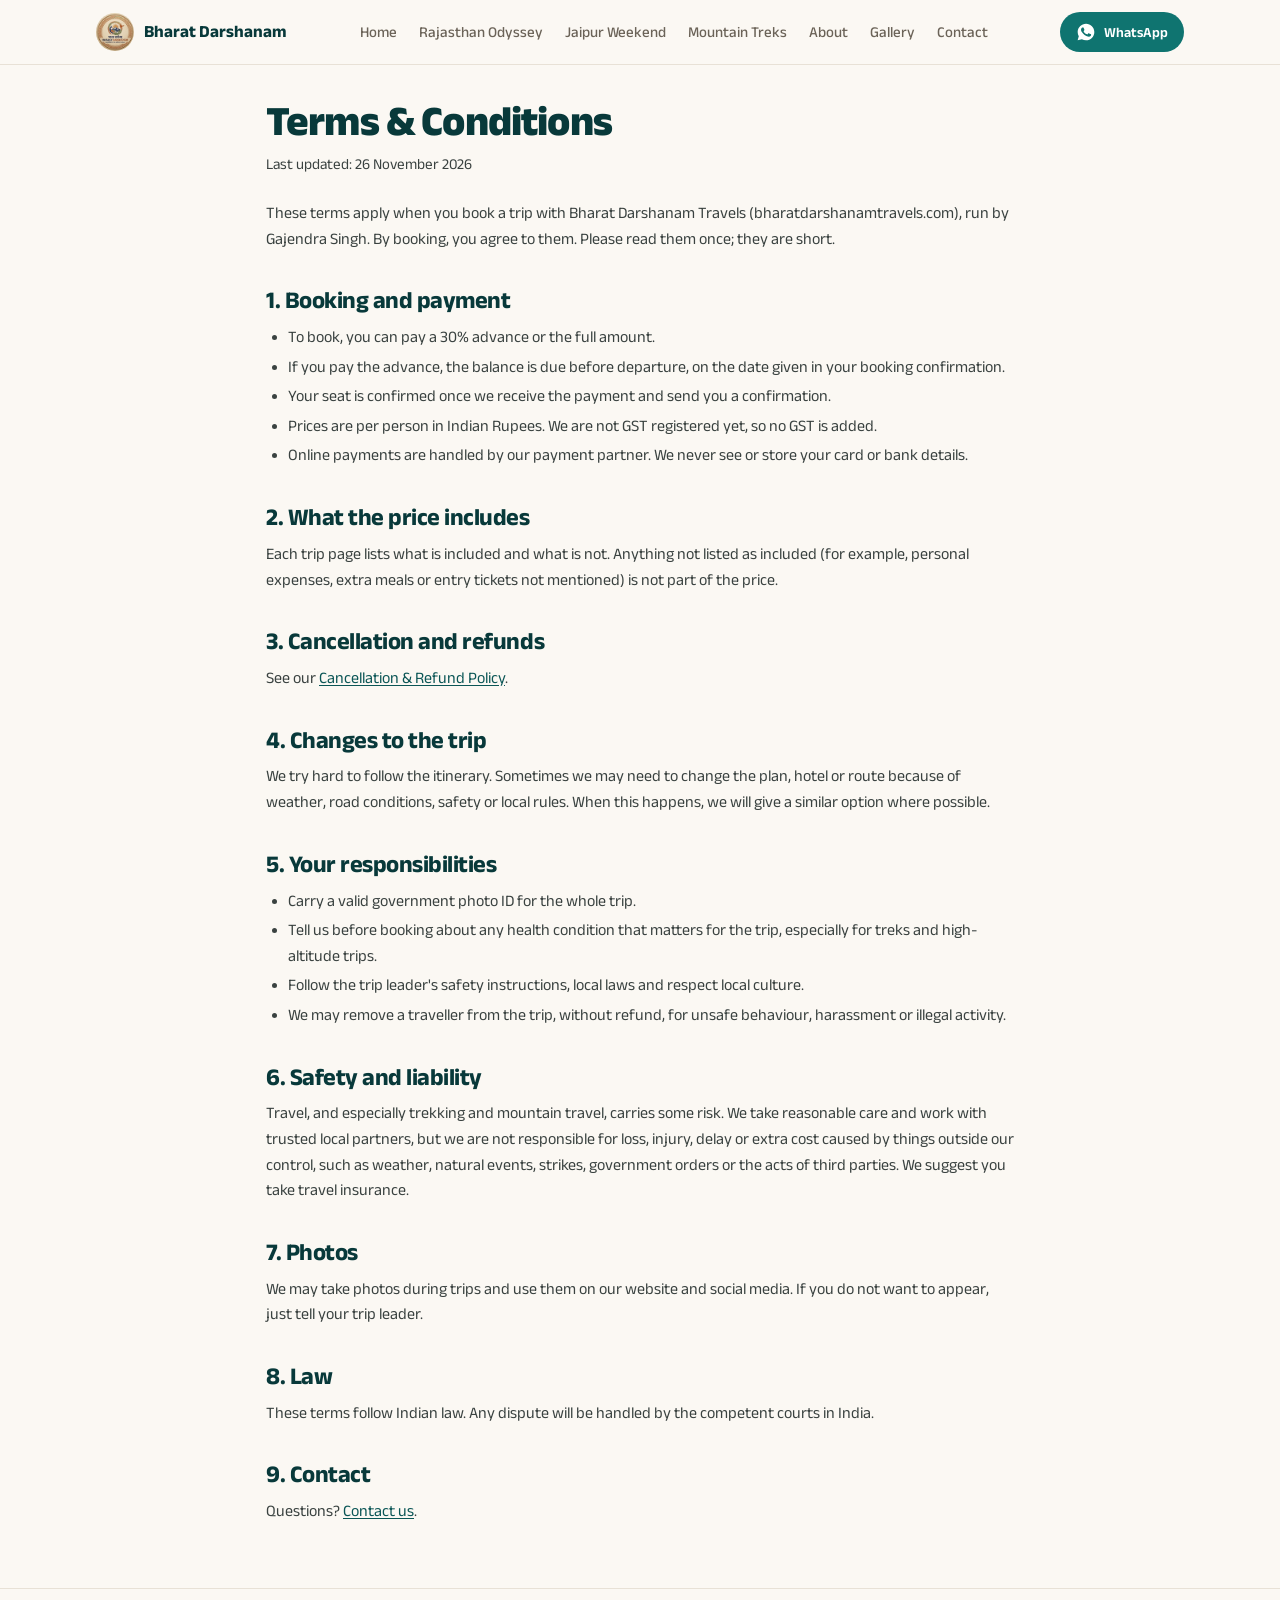
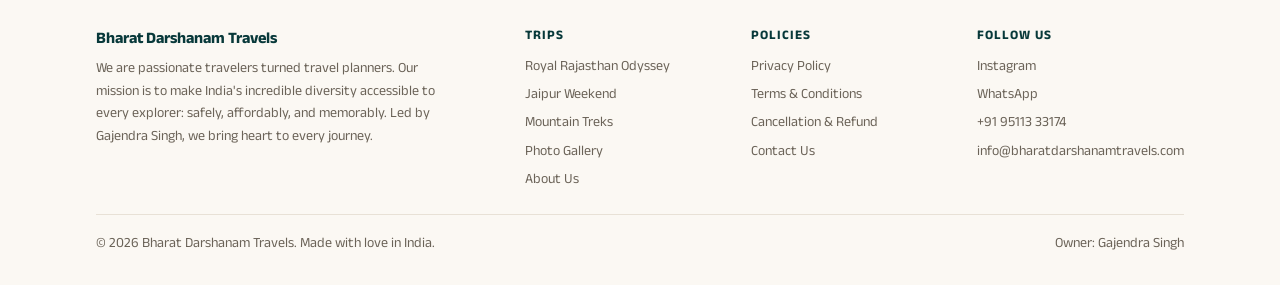
<file: terms.html>
<!DOCTYPE html>
<html lang="en">
<head>
  <meta charset="UTF-8">
  <meta name="viewport" content="width=device-width, initial-scale=1.0">
  <title>Terms & Conditions | Bharat Darshanam Travels</title>
  <meta name="description" content="Booking, payment and travel terms for trips with Bharat Darshanam Travels.">
  <link rel="canonical" href="https://bharatdarshanamtravels.com/terms.html">
  <meta property="og:title" content="Terms & Conditions | Bharat Darshanam Travels">
  <meta property="og:description" content="Booking, payment and travel terms for trips with Bharat Darshanam Travels.">
  <meta property="og:type" content="website">
  <meta property="og:url" content="https://bharatdarshanamtravels.com/terms.html">
  <meta property="og:image" content="https://bharatdarshanamtravels.com/images/og-image.jpg">
  <meta property="og:site_name" content="Bharat Darshanam Travels">
  <meta property="og:locale" content="en_IN">
  <link rel="icon" href="favicon.ico" sizes="any">
  <link rel="icon" type="image/png" sizes="32x32" href="favicon-32x32.png">
  <link rel="apple-touch-icon" href="apple-touch-icon.png">
  <link rel="preconnect" href="https://fonts.googleapis.com">
  <link rel="preconnect" href="https://fonts.gstatic.com" crossorigin>
  <link href="https://fonts.googleapis.com/css2?family=Anek+Latin:wght@400;500;600;700;800&display=swap" rel="stylesheet">
  <link rel="stylesheet" href="css/site.css">
</head>
<body>
<svg width="0" height="0" style="position:absolute" aria-hidden="true">
  <symbol id="i-clock" viewBox="0 0 24 24" fill="none" stroke="currentColor" stroke-width="2" stroke-linecap="round"><circle cx="12" cy="12" r="9"/><path d="M12 7v5l3 2"/></symbol>
  <symbol id="i-users" viewBox="0 0 24 24" fill="none" stroke="currentColor" stroke-width="2" stroke-linecap="round"><circle cx="9" cy="8" r="3.5"/><path d="M2.5 20c.8-3.5 3.4-5.5 6.5-5.5s5.7 2 6.5 5.5"/><path d="M16 4.6a3.5 3.5 0 0 1 0 6.8M18.5 14.8c1.6.8 2.6 2.6 3 5.2"/></symbol>
  <symbol id="i-arrow" viewBox="0 0 24 24" fill="none" stroke="currentColor" stroke-width="2.2" stroke-linecap="round" stroke-linejoin="round"><path d="M5 12h14M13 6l6 6-6 6"/></symbol>
  <symbol id="i-map" viewBox="0 0 24 24" fill="none" stroke="currentColor" stroke-width="2" stroke-linecap="round" stroke-linejoin="round"><path d="M12 21s-7-6.2-7-11.5A7 7 0 0 1 19 9.5C19 14.8 12 21 12 21Z"/><circle cx="12" cy="9.5" r="2.5"/></symbol>
  <symbol id="i-tag" viewBox="0 0 24 24" fill="none" stroke="currentColor" stroke-width="2" stroke-linecap="round" stroke-linejoin="round"><path d="M3 12V4h8l10 10-8 8L3 12Z"/><circle cx="7.5" cy="8.5" r="1.5"/></symbol>
  <symbol id="i-shield" viewBox="0 0 24 24" fill="none" stroke="currentColor" stroke-width="2" stroke-linecap="round" stroke-linejoin="round"><path d="M12 3 4 6v6c0 5 3.5 8 8 9 4.5-1 8-4 8-9V6l-8-3Z"/><path d="m9 12 2 2 4-4"/></symbol>
  <symbol id="i-edit" viewBox="0 0 24 24" fill="none" stroke="currentColor" stroke-width="2" stroke-linecap="round" stroke-linejoin="round"><path d="M4 20h4L19 9l-4-4L4 16v4Z"/></symbol>
  <symbol id="i-user" viewBox="0 0 24 24" fill="none" stroke="currentColor" stroke-width="2" stroke-linecap="round"><circle cx="12" cy="8" r="4"/><path d="M4 21c1-4 4.2-6 8-6s7 2 8 6"/></symbol>
  <symbol id="i-phone" viewBox="0 0 24 24" fill="none" stroke="currentColor" stroke-width="2" stroke-linecap="round" stroke-linejoin="round"><path d="M5 3h4l2 5-2.5 1.5a11 11 0 0 0 6 6L16 13l5 2v4a2 2 0 0 1-2 2A17 17 0 0 1 3 5a2 2 0 0 1 2-2Z"/></symbol>
  <symbol id="i-mail" viewBox="0 0 24 24" fill="none" stroke="currentColor" stroke-width="2" stroke-linecap="round" stroke-linejoin="round"><rect x="3" y="5" width="18" height="14" rx="2"/><path d="m3 7 9 6 9-6"/></symbol>
  <symbol id="i-wa" viewBox="0 0 24 24" fill="currentColor"><path d="M12.04 2C6.5 2 2 6.5 2 12.04c0 1.77.46 3.5 1.34 5.02L2 22l5.06-1.33a10 10 0 0 0 4.98 1.32h.01C17.58 21.99 22 17.5 22 11.96 22 6.46 17.58 2 12.04 2Zm5.84 14.2c-.25.7-1.43 1.33-2 1.42-.51.08-1.15.11-1.86-.12-.43-.13-.98-.32-1.69-.62-2.98-1.29-4.92-4.29-5.07-4.49-.15-.2-1.21-1.61-1.21-3.07 0-1.46.77-2.18 1.04-2.48.27-.3.6-.37.79-.37h.57c.18 0 .43-.07.67.51.25.6.84 2.06.91 2.2.08.15.12.32.03.52-.1.2-.15.32-.3.5-.15.17-.31.39-.45.52-.15.15-.3.31-.13.6.17.3.77 1.27 1.65 2.06 1.14 1.01 2.1 1.33 2.4 1.48.3.15.47.12.64-.07.18-.2.75-.87.95-1.17.2-.3.4-.25.67-.15.27.1 1.73.82 2.03.97.3.15.5.22.57.35.07.12.07.72-.18 1.42Z"/></symbol>
</svg>

<header class="nav">
  <div class="wrap">
    <a class="logo" href="./"><img src="images/logo-96.png" alt="" width="38" height="38">Bharat Darshanam</a>
    <nav class="nav-links" aria-label="Main">
      <a href="./" data-nav="home">Home</a>
      <a href="rajasthan-trip.html" data-nav="rajasthan">Rajasthan Odyssey</a>
      <a href="jaipur-weekend-trip.html" data-nav="jaipur">Jaipur Weekend</a>
      <a href="./#mountains">Mountain Treks</a>
      <a href="./#about">About</a>
      <a href="./#gallery">Gallery</a>
      <a href="contact.html" data-nav="contact">Contact</a>
    </nav>
    <div class="nav-right">
      <a class="btn btn-accent btn-sm" href="https://wa.me/919511333174" target="_blank" rel="noopener"><svg class="ico"><use href="#i-wa"/></svg><span class="wa-txt">WhatsApp</span></a>
      <button class="menu-btn" id="menuBtn" type="button" aria-label="Open menu" aria-expanded="false" aria-controls="menu">
        <svg class="ico" viewBox="0 0 24 24" fill="none" stroke="currentColor" stroke-width="2.2" stroke-linecap="round"><path d="M4 7h16M4 12h16M4 17h16"/></svg>
      </button>
    </div>
  </div>
  <nav class="menu" id="menu" aria-label="Menu" hidden>
    <a href="./">Home</a>
    <div class="menu-label">Trips</div>
    <a href="rajasthan-trip.html">Royal Rajasthan Odyssey <small>7–8 days · from ₹20,000</small></a>
    <a href="jaipur-weekend-trip.html">Jaipur Weekend <small>Delhi to Delhi · from ₹6,000</small></a>
    <a href="./#mountains">Mountain Treks <small>BMC-certified team</small></a>
    <div class="menu-label">More</div>
    <a href="./#about">About us</a>
    <a href="./#gallery">Gallery</a>
    <a href="contact.html">Contact</a>
    <div class="menu-foot"><a href="privacy-policy.html">Privacy</a><a href="terms.html">Terms</a><a href="cancellation-refund.html">Cancellation &amp; Refund</a></div>
  </nav>
</header>
<main class="page">
<h1>Terms &amp; Conditions</h1>
<p class="updated">Last updated: 26 November 2026</p>
<p>These terms apply when you book a trip with Bharat Darshanam Travels (bharatdarshanamtravels.com), run by Gajendra Singh. By booking, you agree to them. Please read them once; they are short.</p>

<h2>1. Booking and payment</h2>
<ul>
  <li>To book, you can pay a 30% advance or the full amount.</li>
  <li>If you pay the advance, the balance is due before departure, on the date given in your booking confirmation. <!-- TODO: fix the exact balance due date --></li>
  <li>Your seat is confirmed once we receive the payment and send you a confirmation.</li>
  <li>Prices are per person in Indian Rupees. We are not GST registered yet, so no GST is added.</li>
  <li>Online payments are handled by our payment partner. We never see or store your card or bank details.</li>
</ul>

<h2>2. What the price includes</h2>
<p>Each trip page lists what is included and what is not. Anything not listed as included (for example, personal expenses, extra meals or entry tickets not mentioned) is not part of the price.</p>

<h2>3. Cancellation and refunds</h2>
<p>See our <a href="cancellation-refund.html">Cancellation &amp; Refund Policy</a>.</p>

<h2>4. Changes to the trip</h2>
<p>We try hard to follow the itinerary. Sometimes we may need to change the plan, hotel or route because of weather, road conditions, safety or local rules. When this happens, we will give a similar option where possible.</p>

<h2>5. Your responsibilities</h2>
<ul>
  <li>Carry a valid government photo ID for the whole trip.</li>
  <li>Tell us before booking about any health condition that matters for the trip, especially for treks and high-altitude trips.</li>
  <li>Follow the trip leader's safety instructions, local laws and respect local culture.</li>
  <li>We may remove a traveller from the trip, without refund, for unsafe behaviour, harassment or illegal activity.</li>
</ul>

<h2>6. Safety and liability</h2>
<p>Travel, and especially trekking and mountain travel, carries some risk. We take reasonable care and work with trusted local partners, but we are not responsible for loss, injury, delay or extra cost caused by things outside our control, such as weather, natural events, strikes, government orders or the acts of third parties. We suggest you take travel insurance.</p>

<h2>7. Photos</h2>
<p>We may take photos during trips and use them on our website and social media. If you do not want to appear, just tell your trip leader.</p>

<h2>8. Law</h2>
<p>These terms follow Indian law. Any dispute will be handled by the competent courts in India. <!-- TODO: confirm court city, e.g. Sikar, Rajasthan --></p>

<h2>9. Contact</h2>
<p>Questions? <a href="contact.html">Contact us</a>.</p>
</main>
<footer class="site-foot">
  <div class="wrap">
    <div class="foot-grid">
      <div class="foot-brand">
        <b>Bharat Darshanam Travels</b>
        <p>We are passionate travelers turned travel planners. Our mission is to make India's incredible diversity accessible to every explorer: safely, affordably, and memorably. Led by Gajendra Singh, we bring heart to every journey.</p>
      </div>
      <div>
        <h4>Trips</h4>
        <ul>
          <li><a href="rajasthan-trip.html">Royal Rajasthan Odyssey</a></li>
          <li><a href="jaipur-weekend-trip.html">Jaipur Weekend</a></li>
          <li><a href="./#mountains">Mountain Treks</a></li>
          <li><a href="./#gallery">Photo Gallery</a></li>
          <li><a href="./#about">About Us</a></li>
        </ul>
      </div>
      <div>
        <h4>Policies</h4>
        <ul>
          <li><a href="privacy-policy.html">Privacy Policy</a></li>
          <li><a href="terms.html">Terms &amp; Conditions</a></li>
          <li><a href="cancellation-refund.html">Cancellation &amp; Refund</a></li>
          <li><a href="contact.html">Contact Us</a></li>
        </ul>
      </div>
      <div>
        <h4>Follow Us</h4>
        <ul>
          <li><a href="https://www.instagram.com/bharatdarshanamtravels/" target="_blank" rel="noopener">Instagram</a></li>
          <li><a href="https://wa.me/919511333174" target="_blank" rel="noopener">WhatsApp</a></li>
          <li><a href="tel:+919511333174">+91 95113 33174</a></li>
          <li><a href="mailto:info@bharatdarshanamtravels.com">info@bharatdarshanamtravels.com</a></li>
        </ul>
      </div>
    </div>
    <div class="foot-bottom">
      <span>© 2026 Bharat Darshanam Travels. Made with love in India.</span>
      <span>Owner: Gajendra Singh</span>
    </div>
  </div>
</footer>
<script src="js/site.js"></script>
</body>
</html>
</file>
<file: css/site.css>
/* Bharat Darshanam Travels: one stylesheet for every page.
   Design: option C "Peacock" (chosen 26 Nov 2026). */

:root {
  --accent: #0F7470;
  --accent-dark: #0B5656;
  --accent-soft: #DDF1EF;
  --deep: #08393A;
  --warm: #F2A23A;
  --warm-soft: #FDEBD3;
  --warm-ink: #7A4A00;
  --ink: #1B2422;
  --muted: #6B6358;
  --line: #E8E1D6;
  --bg: #FBF8F3;
  --bg-alt: #F4EFE7;
  --wa: #25D366;
  --font: 'Anek Latin', system-ui, -apple-system, 'Segoe UI', sans-serif;
  --radius: 16px;
}

* { box-sizing: border-box; margin: 0; }
html { scroll-behavior: smooth; }
body { background: var(--bg); color: var(--ink); font-family: var(--font); font-size: 16px; line-height: 1.6; -webkit-font-smoothing: antialiased; }
img { display: block; max-width: 100%; height: auto; }
a { color: inherit; text-decoration: none; }
button { font: inherit; }
[id] { scroll-margin-top: 76px; }
.wrap { max-width: 1120px; margin: 0 auto; padding: 0 16px; }
h1, h2, h3 { font-family: var(--font); line-height: 1.12; letter-spacing: -0.02em; color: var(--deep); }
.eyebrow { font-size: 13px; font-weight: 600; letter-spacing: .08em; text-transform: uppercase; color: var(--accent); }
.ico { width: 20px; height: 20px; flex: none; }
:focus-visible { outline: 2px solid var(--accent); outline-offset: 2px; }

/* Buttons */
.btn { display: inline-flex; align-items: center; justify-content: center; gap: 8px; padding: 13px 22px; border-radius: 999px; font-weight: 600; font-size: 15px; transition: background .2s, border-color .2s; white-space: nowrap; cursor: pointer; border: 0; }
.btn-accent { background: var(--accent); color: #fff; }
.btn-accent:hover { background: var(--accent-dark); }
.btn-ghost { border: 1.5px solid var(--accent); color: var(--accent-dark); background: #fff; }
.btn-ghost:hover { background: var(--accent-soft); }
.btn-sm { padding: 9px 16px; font-size: 14px; }

/* Header */
.nav { position: sticky; top: 0; z-index: 30; background: rgba(251,248,243,.94); backdrop-filter: blur(10px); -webkit-backdrop-filter: blur(10px); border-bottom: 1px solid var(--line); }
.nav .wrap { display: flex; align-items: center; justify-content: space-between; height: 64px; gap: 12px; }
.logo { display: flex; align-items: center; gap: 10px; font-weight: 700; font-size: 17px; color: var(--deep); white-space: nowrap; }
.logo img { width: 38px; height: 38px; border-radius: 50%; }
.nav-links { display: none; gap: 22px; font-size: 15px; color: var(--muted); font-weight: 500; }
.nav-links a:hover { color: var(--ink); }
.nav-links a.on { color: var(--accent); font-weight: 600; }
.nav-right { display: flex; align-items: center; gap: 8px; }
.menu-btn { width: 42px; height: 42px; border-radius: 999px; border: 1.5px solid var(--line); background: #fff; color: var(--ink); display: grid; place-items: center; cursor: pointer; }
.menu { border-top: 1px solid var(--line); background: var(--bg); padding: 8px 16px 18px; max-height: calc(100vh - 64px); overflow-y: auto; }
.menu a { display: flex; flex-direction: column; padding: 12px 4px; font-weight: 600; font-size: 17px; border-bottom: 1px solid var(--line); color: var(--deep); }
.menu a small { font-weight: 400; font-size: 13px; color: var(--muted); }
.menu-label { font-size: 12px; font-weight: 600; letter-spacing: .08em; text-transform: uppercase; color: var(--accent); margin: 16px 4px 2px; }
.menu-foot { display: flex; flex-wrap: wrap; gap: 4px 16px; margin-top: 14px; }
.menu-foot a { border: 0; padding: 4px; font-size: 13px; font-weight: 500; color: var(--muted); }
@media (max-width: 400px) { .wa-txt { display: none; } .nav .btn { padding: 9px 12px; } .logo { font-size: 15px; gap: 8px; } .logo img { width: 34px; height: 34px; } .nav-right { gap: 6px; } }
@media (min-width: 1080px) { .nav-links { display: flex; } .menu-btn, .menu { display: none !important; } }

/* Hero */
.hero { padding: 20px 0 8px; }
.hero-grid { display: grid; gap: 24px; }
.hero h1 { font-size: clamp(36px, 8vw, 64px); font-weight: 800; margin: 10px 0 14px; }
.hero h1 em { font-style: normal; color: var(--accent); }
.lead { font-size: 18px; color: var(--muted); max-width: 520px; }
.hero-cta { display: flex; flex-wrap: wrap; gap: 10px; margin: 22px 0 18px; }
.chips { display: flex; flex-wrap: wrap; gap: 8px; padding: 0; list-style: none; }
.chips li { background: var(--accent-soft); color: var(--accent-dark); padding: 4px 12px; border-radius: 999px; font-weight: 600; font-size: 13px; }
.chips li:last-child { background: var(--warm-soft); color: var(--warm-ink); }
@media (min-width: 860px) {
  .hero { padding: 64px 0 8px; }
  .hero-grid > div { max-width: 760px; }
}

/* Sections */
section { padding: 56px 0; }
.alt { background: var(--bg-alt); }
.sec-head { display: flex; align-items: end; justify-content: space-between; gap: 16px; margin-bottom: 24px; }
.sec-head h2 { font-size: clamp(26px, 5vw, 38px); font-weight: 700; margin-top: 6px; }
.sec-head > a { font-weight: 600; color: var(--accent); font-size: 15px; white-space: nowrap; }
.sec-sub { color: var(--muted); margin-top: 6px; max-width: 560px; }
.group-title { font-size: 20px; font-weight: 700; margin: 36px 0 14px; display: flex; align-items: center; gap: 10px; }
.group-title small { font-size: 14px; font-weight: 500; color: var(--muted); letter-spacing: 0; }

/* Trip cards */
.trips { display: grid; gap: 18px; grid-template-columns: 1fr; }
@media (min-width: 640px) { .trips { grid-template-columns: 1fr 1fr; } }
@media (min-width: 980px) { .trips { grid-template-columns: repeat(3, 1fr); } }
.trip { border: 1px solid var(--line); border-radius: var(--radius); overflow: hidden; background: #fff; transition: box-shadow .2s, transform .2s; display: flex; flex-direction: column; }
.trip:hover { box-shadow: 0 12px 32px rgba(0,0,0,.08); transform: translateY(-2px); }
.trip-img { position: relative; aspect-ratio: 16/10; overflow: hidden; background: var(--bg-alt); display: block; }
.trip-img img { width: 100%; height: 100%; object-fit: cover; }
.badge { position: absolute; top: 12px; left: 12px; background: var(--warm-soft); color: var(--warm-ink); font-size: 12px; font-weight: 600; padding: 5px 10px; border-radius: 999px; }
.badge.cool { background: var(--accent-soft); color: var(--accent-dark); }
.badge.closed { left: auto; right: 12px; background: var(--deep); color: #fff; }
.badges-bottom .badge { top: auto; bottom: 12px; }
.trip-body { padding: 16px 18px 18px; display: flex; flex-direction: column; gap: 6px; flex: 1; }
.trip-meta { display: flex; flex-wrap: wrap; gap: 4px 14px; font-size: 13px; color: var(--muted); }
.trip-meta span { display: flex; align-items: center; gap: 5px; }
.trip-meta svg { width: 15px; height: 15px; }
.trip h3 { font-size: 20px; font-weight: 700; }
.trip h3 a:hover { color: var(--accent); }
.trip p { font-size: 14.5px; color: var(--muted); }
.trip-foot { display: flex; align-items: center; justify-content: space-between; gap: 10px; margin-top: auto; padding-top: 12px; border-top: 1px solid var(--line); }
.price small { display: block; font-size: 12px; color: var(--muted); }
.price b { font-size: 22px; color: var(--deep); }
.price b.sm { font-size: 17px; }
.trip-foot .btn { padding: 10px 16px; font-size: 14px; }
.trip.is-closed .trip-img img { filter: grayscale(.5); }
.closed-toggle { align-self: flex-start; background: none; border: 0; padding: 2px 0; color: var(--accent-dark); font-size: 13px; font-weight: 600; cursor: pointer; }
.closed-note { background: var(--bg-alt); border-radius: 10px; padding: 10px 12px; font-size: 13.5px; color: var(--muted); }
.closed-note strong { display: block; color: var(--deep); }

/* Why */
.why { display: grid; gap: 14px; grid-template-columns: 1fr; }
@media (min-width: 560px) { .why { grid-template-columns: 1fr 1fr; } }
@media (min-width: 900px) { .why { grid-template-columns: repeat(4, 1fr); } }
.why > div { background: #fff; border: 1px solid var(--line); border-radius: var(--radius); padding: 20px; }
.why .i { width: 44px; height: 44px; border-radius: 12px; background: var(--accent-soft); color: var(--accent); display: grid; place-items: center; margin-bottom: 14px; }
.why h3 { font-size: 17px; margin-bottom: 4px; }
.why p { font-size: 14.5px; color: var(--muted); }

/* Story */
.founder { display: grid; gap: 24px; align-items: center; }
.founder img { border-radius: var(--radius); aspect-ratio: 1; object-fit: cover; width: 100%; }
.founder blockquote { font-size: clamp(22px, 4vw, 30px); font-weight: 600; line-height: 1.3; margin: 10px 0 14px; color: var(--deep); }
.founder p { color: var(--muted); }
.founder p + p { margin-top: 10px; }
@media (min-width: 760px) { .founder { grid-template-columns: 0.8fr 1.2fr; gap: 48px; } }

/* Gallery strip */
.strip { display: grid; grid-auto-flow: column; grid-auto-columns: 72%; gap: 12px; overflow-x: auto; scroll-snap-type: x mandatory; padding-bottom: 8px; -webkit-overflow-scrolling: touch; }
.strip figure { position: relative; scroll-snap-align: start; margin: 0; }
.strip img { border-radius: var(--radius); aspect-ratio: 4/5; object-fit: cover; width: 100%; background: var(--line); }
.strip figcaption { position: absolute; left: 10px; bottom: 10px; background: rgba(8,57,58,.82); color: #fff; font-size: 13px; font-weight: 600; padding: 4px 10px; border-radius: 999px; }
@media (min-width: 760px) { .strip { grid-auto-columns: calc(25% - 9px); } }

/* Contact block */
.contact-grid { display: grid; gap: 28px; }
@media (min-width: 860px) { .contact-grid { grid-template-columns: 1fr 1.1fr; gap: 48px; align-items: start; } }
.contact-list { list-style: none; padding: 0; display: grid; gap: 12px; margin: 20px 0; }
.contact-list li { display: flex; gap: 12px; align-items: flex-start; }
.contact-list .i { width: 40px; height: 40px; border-radius: 12px; background: var(--accent-soft); color: var(--accent); display: grid; place-items: center; flex: none; }
.contact-list small { display: block; font-size: 12px; text-transform: uppercase; letter-spacing: .06em; color: var(--muted); }
.contact-list b { font-weight: 600; color: var(--deep); word-break: break-word; }

/* Forms */
.form-card { background: #fff; border: 1px solid var(--line); border-radius: var(--radius); padding: 20px; }
.form-card h3 { font-size: 20px; margin-bottom: 4px; }
.form-row { display: grid; gap: 0 12px; }
@media (min-width: 560px) { .form-row { grid-template-columns: 1fr 1fr; } }
.field label, form.enq label { display: block; font-weight: 600; font-size: 14px; margin: 12px 0 4px; color: var(--deep); }
.field input, .field select, .field textarea,
form.enq input, form.enq select, form.enq textarea { width: 100%; padding: 12px 14px; border: 1.5px solid var(--line); border-radius: 12px; font: inherit; font-size: 16px; background: var(--bg); color: var(--ink); }
.field input:focus, .field select:focus, .field textarea:focus,
form.enq input:focus, form.enq select:focus, form.enq textarea:focus { outline: none; border-color: var(--accent); background: #fff; }
.field textarea, form.enq textarea { min-height: 100px; resize: vertical; }
form [type="submit"] { margin-top: 16px; width: 100%; }
form.enq { background: #fff; border: 1px solid var(--line); border-radius: var(--radius); padding: 18px 20px 20px; margin-top: 12px; }
form.enq button { display: flex; align-items: center; justify-content: center; padding: 13px 22px; border-radius: 999px; border: 0; background: var(--accent); color: #fff; font-weight: 600; font-size: 15px; cursor: pointer; }
form.enq button:hover { background: var(--accent-dark); }
.hp-field { position: absolute; left: -9999px; width: 1px; height: 1px; opacity: 0; }
.form-msg { margin-top: 12px; font-size: 14px; font-weight: 600; padding: 10px 14px; border-radius: 10px; }
.form-msg.success { background: var(--accent-soft); color: var(--accent-dark); }
.form-msg.error { background: #FBE4E1; color: #8A2A1E; }
.form-msg a { color: inherit; text-decoration: underline; }

/* CTA */
.cta { background: var(--deep); color: #fff; border-radius: 22px; padding: 36px 24px; display: grid; gap: 18px; }
.cta h2 { font-size: clamp(26px, 5vw, 38px); color: #fff; }
.cta p { color: #B9CFCC; }
.cta .row { display: flex; flex-wrap: wrap; gap: 10px; }
.cta .btn-accent { background: var(--warm); color: var(--deep); }
.cta .btn-accent:hover { background: #E6922A; }
.cta .btn-ghost { background: transparent; color: #fff; border-color: #3F6E6C; }
.cta .btn-ghost:hover { border-color: #fff; background: transparent; }
@media (min-width: 760px) { .cta { grid-template-columns: 1.4fr 1fr; align-items: center; padding: 48px; } .cta .row { justify-content: flex-end; } }

/* Footer */
.site-foot { border-top: 1px solid var(--line); padding: 36px 0 32px; font-size: 14px; color: var(--muted); background: var(--bg); }
.foot-grid { display: grid; gap: 24px; }
.foot-grid h4 { font-size: 13px; text-transform: uppercase; letter-spacing: .08em; color: var(--deep); margin-bottom: 8px; }
.foot-grid ul { list-style: none; padding: 0; display: grid; gap: 6px; }
.foot-grid a:hover { color: var(--accent); }
.foot-brand b { color: var(--deep); font-size: 16px; }
.foot-brand p { margin-top: 6px; max-width: 360px; }
.foot-bottom { border-top: 1px solid var(--line); margin-top: 24px; padding-top: 16px; display: flex; flex-wrap: wrap; gap: 6px 16px; justify-content: space-between; }
@media (min-width: 760px) { .foot-grid { grid-template-columns: 2fr 1fr 1fr 1fr; } }

/* Floating WhatsApp (mobile) */
.wa-float { position: fixed; right: 16px; bottom: 16px; z-index: 25; width: 54px; height: 54px; border-radius: 50%; background: var(--wa); color: #fff; display: grid; place-items: center; box-shadow: 0 8px 22px rgba(0,0,0,.2); }
.wa-float svg { width: 28px; height: 28px; }

/* ── Inner pages: policies, contact, trips ── */
.page { max-width: 780px; margin: 0 auto; padding: 32px 16px 64px; }
.page h1 { font-size: clamp(30px, 6vw, 42px); font-weight: 800; margin: 0 0 8px; }
.page h2 { font-size: 24px; font-weight: 700; margin: 36px 0 10px; }
.page h3 { font-size: 18px; font-weight: 700; margin: 20px 0 4px; }
.page p, .page li { color: #3A4240; }
.page p + p { margin-top: 10px; }
.page ul, .page ol { padding-left: 22px; margin: 8px 0; }
.page li + li { margin-top: 4px; }
.page a:not(.btn) { color: var(--accent-dark); text-decoration: underline; text-underline-offset: 2px; }
.updated { color: var(--muted); font-size: 15px; margin: 0 0 24px; }
.todo { background: #FFF3CD; color: #7A5B00; padding: 2px 6px; border-radius: 4px; font-size: 14px; }
table { width: 100%; border-collapse: collapse; margin: 12px 0; font-size: 15px; background: #fff; border-radius: 12px; overflow: hidden; border: 1px solid var(--line); }
th, td { text-align: left; padding: 11px 12px; border-bottom: 1px solid var(--line); vertical-align: top; }
th { background: var(--accent-soft); color: var(--deep); }
tr:last-child td { border-bottom: 0; }
.cards { display: grid; gap: 12px; grid-template-columns: repeat(auto-fit, minmax(220px, 1fr)); margin: 16px 0; }
.card { background: #fff; border: 1px solid var(--line); border-radius: var(--radius); padding: 14px 16px; }
.card b { display: block; color: var(--muted); font-size: 12px; font-weight: 600; text-transform: uppercase; letter-spacing: .06em; }
.trip-hero { width: 100%; aspect-ratio: 16 / 9; object-fit: cover; border-radius: var(--radius); margin-bottom: 20px; }
.price-box { display: flex; flex-wrap: wrap; align-items: center; justify-content: space-between; gap: 12px; background: #fff; border: 1.5px solid var(--accent); border-radius: var(--radius); padding: 16px 18px; margin: 20px 0; }
.price-box .from { font-size: 14px; color: var(--muted); }
.price-box .amt { font-size: 30px; font-weight: 800; color: var(--deep); line-height: 1.1; }
.facts { display: flex; flex-wrap: wrap; gap: 8px; margin: 8px 0 16px; padding: 0 !important; list-style: none; }
.facts li { background: var(--accent-soft); color: var(--accent-dark); border-radius: 999px; padding: 4px 12px; font-size: 14px; font-weight: 600; margin: 0 !important; }
.day { border-left: 3px solid var(--warm); padding: 2px 0 2px 14px; margin: 14px 0; }
.day h3 { margin: 0; }
.cols { display: grid; gap: 16px; grid-template-columns: 1fr; }
@media (min-width: 640px) { .cols { grid-template-columns: 1fr 1fr; } }
.cols > div { background: #fff; border: 1px solid var(--line); border-radius: var(--radius); padding: 4px 16px 14px; }
.trip-tag { font-size: 13px; font-weight: 600; color: var(--accent); }
</file>
